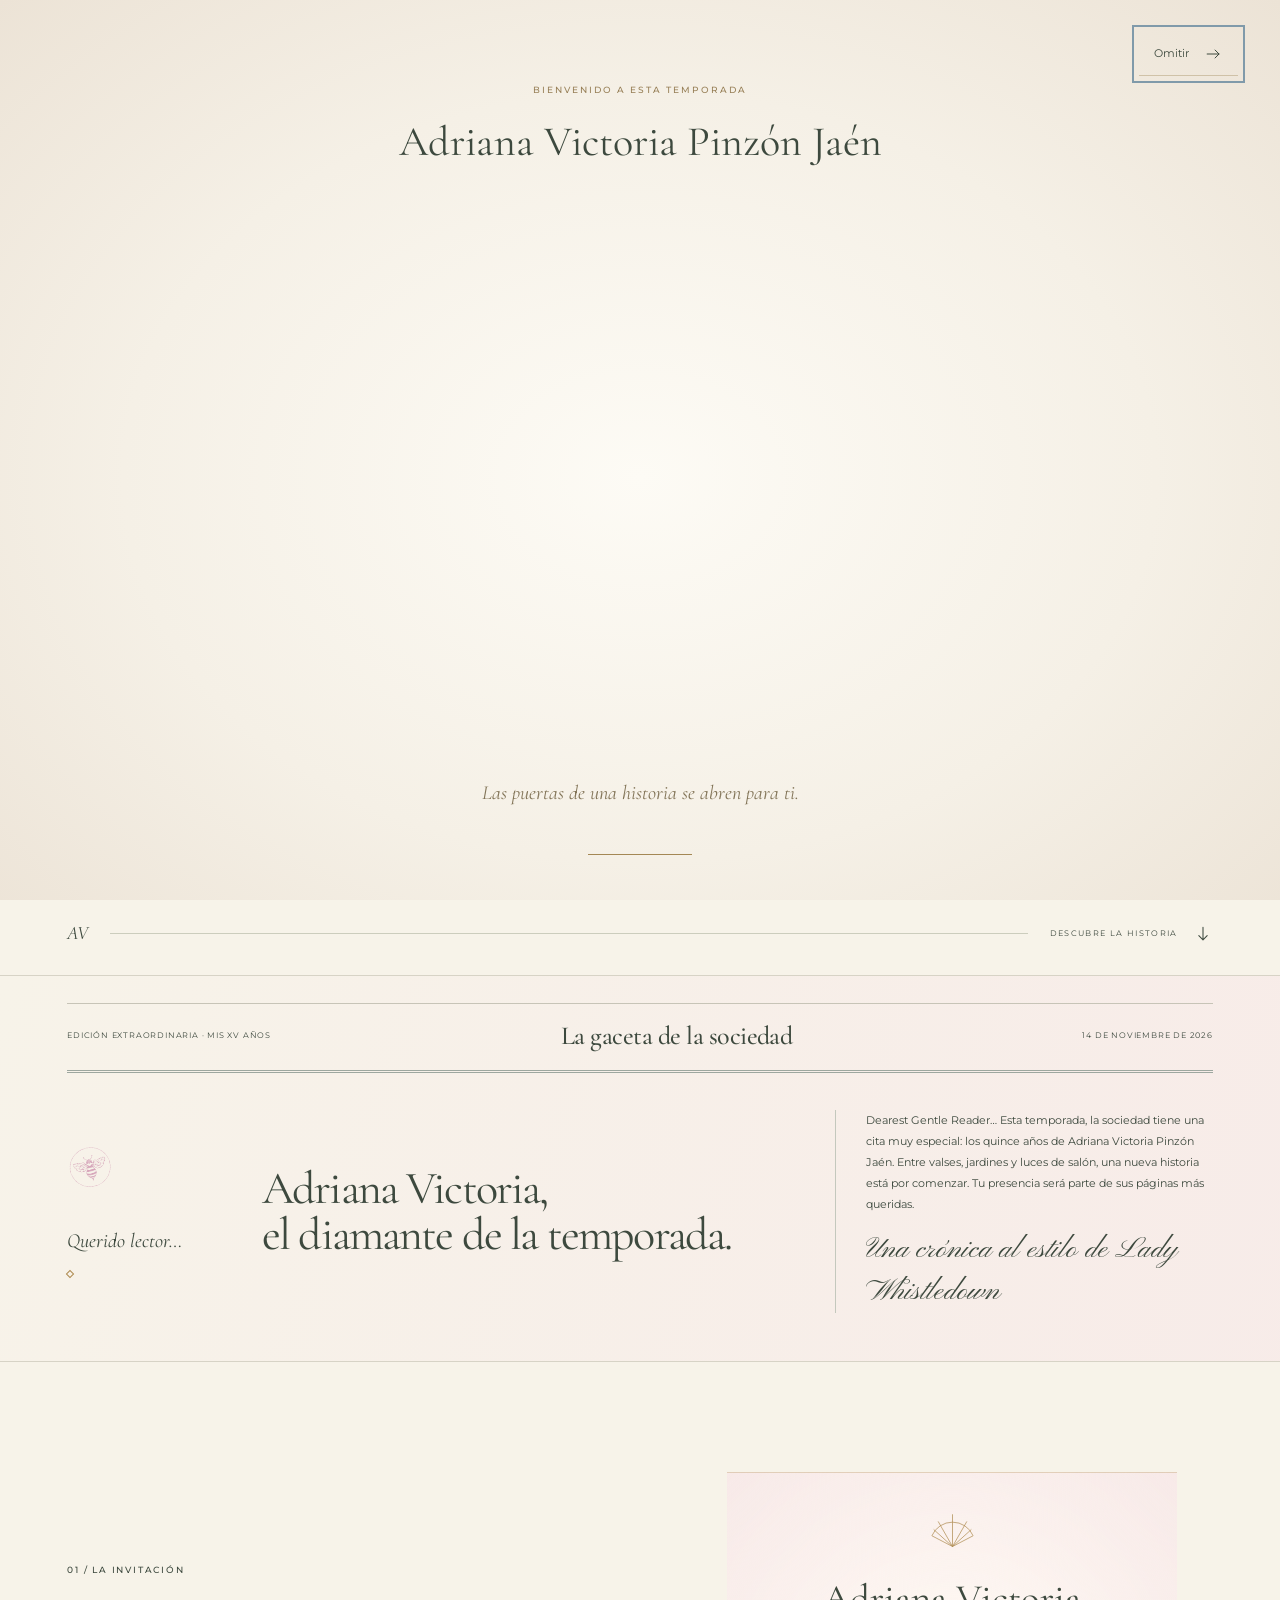
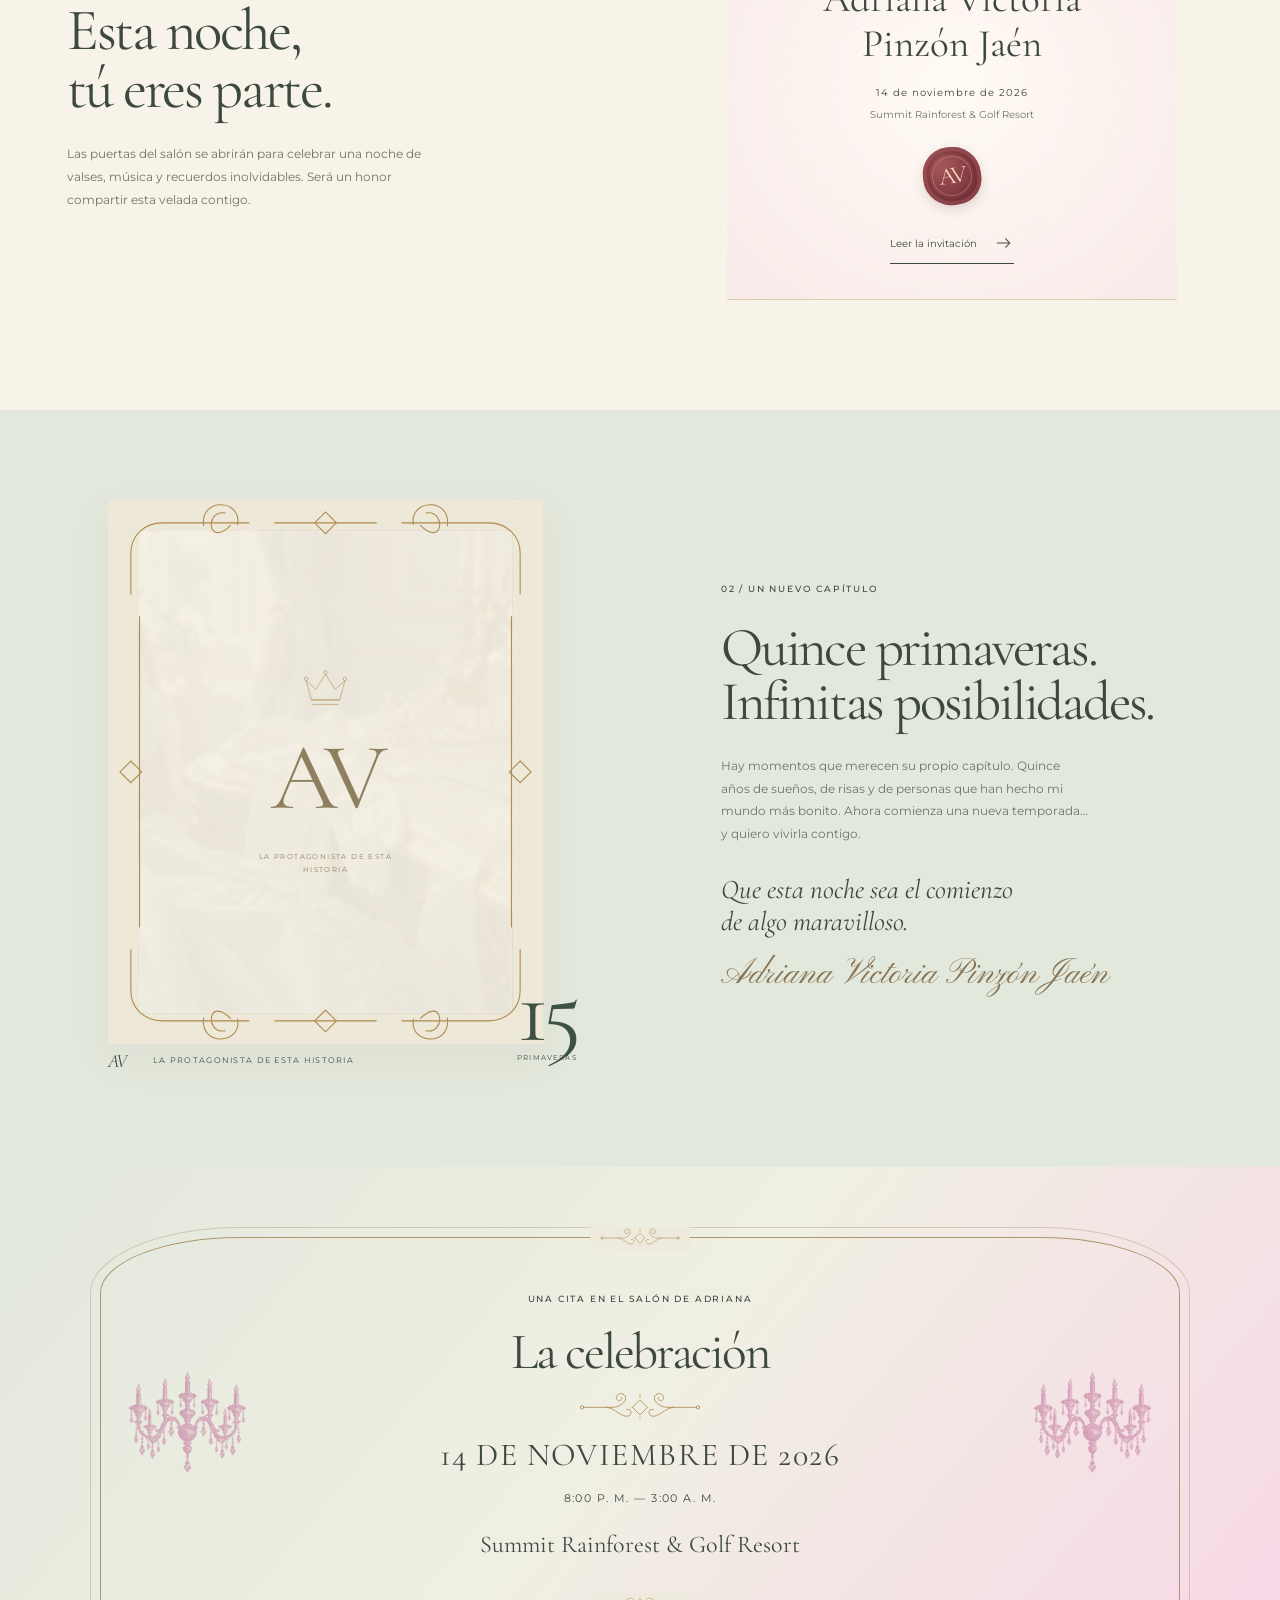
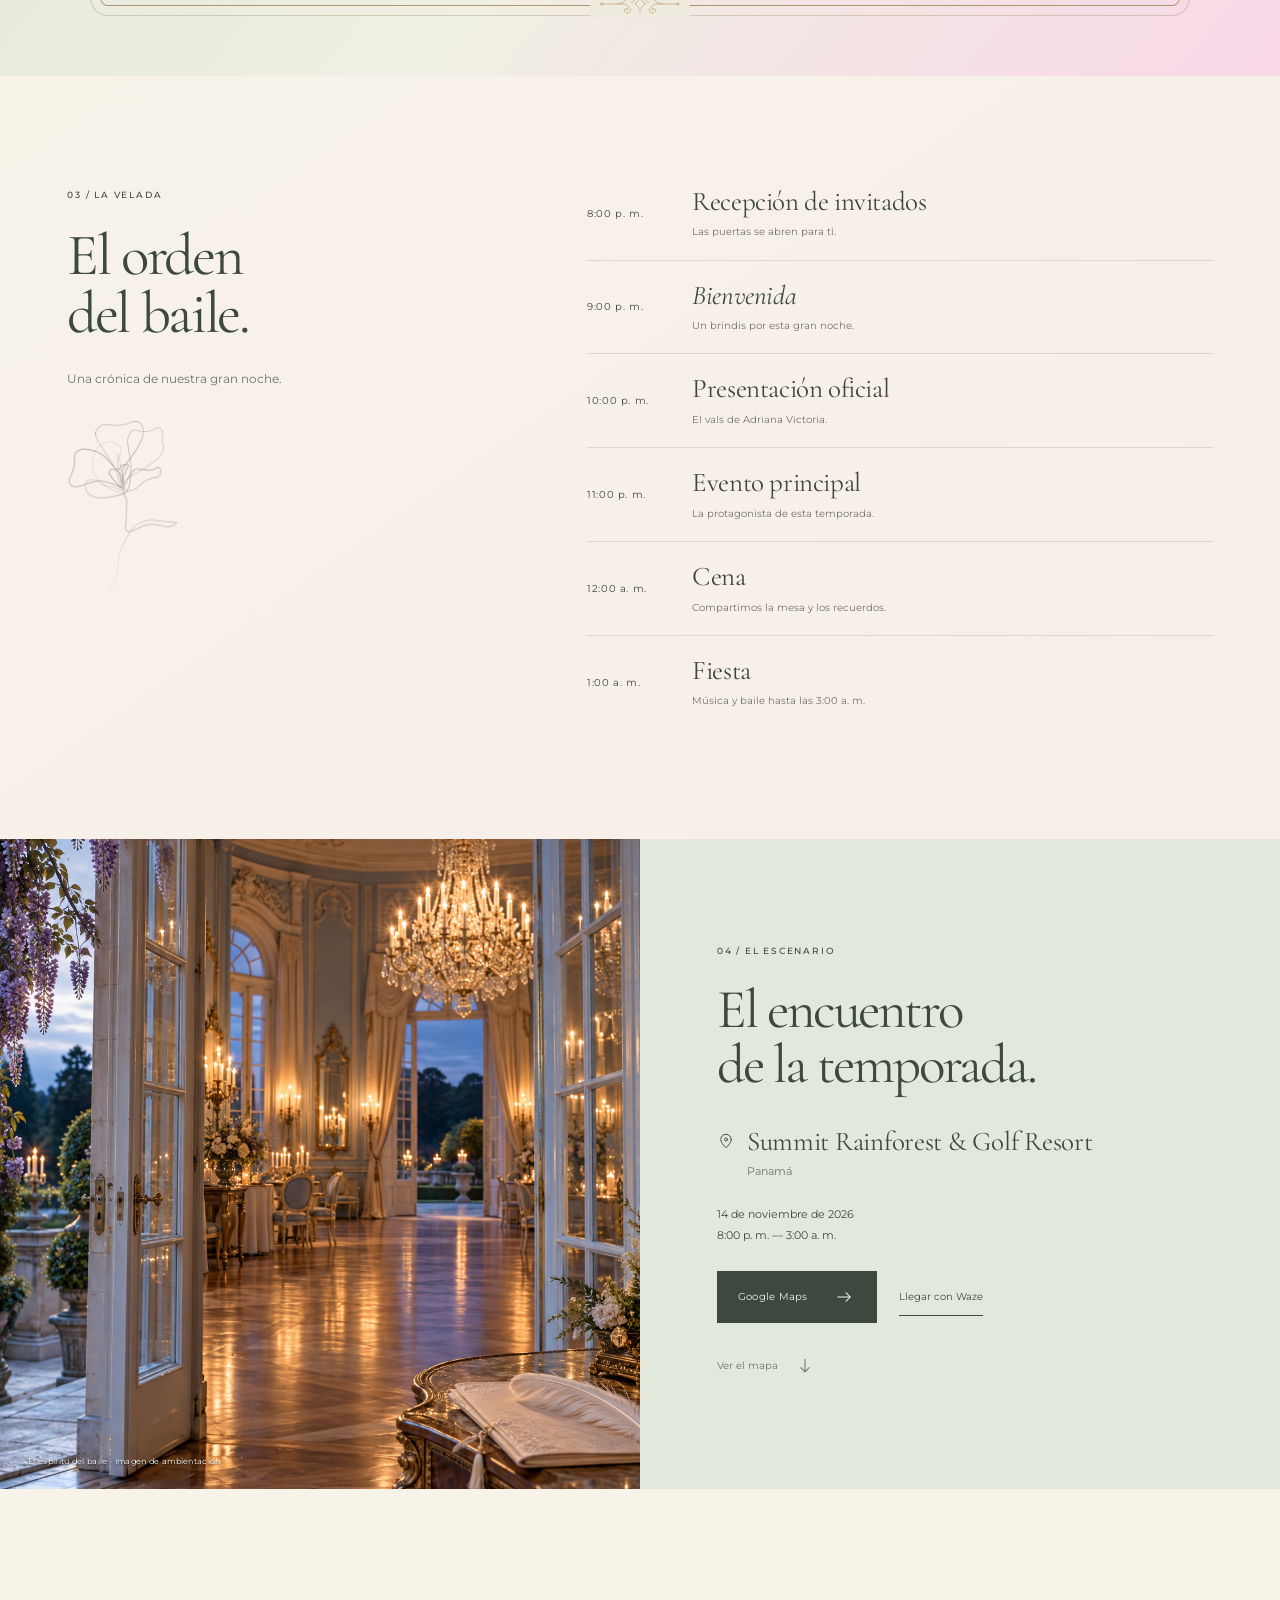
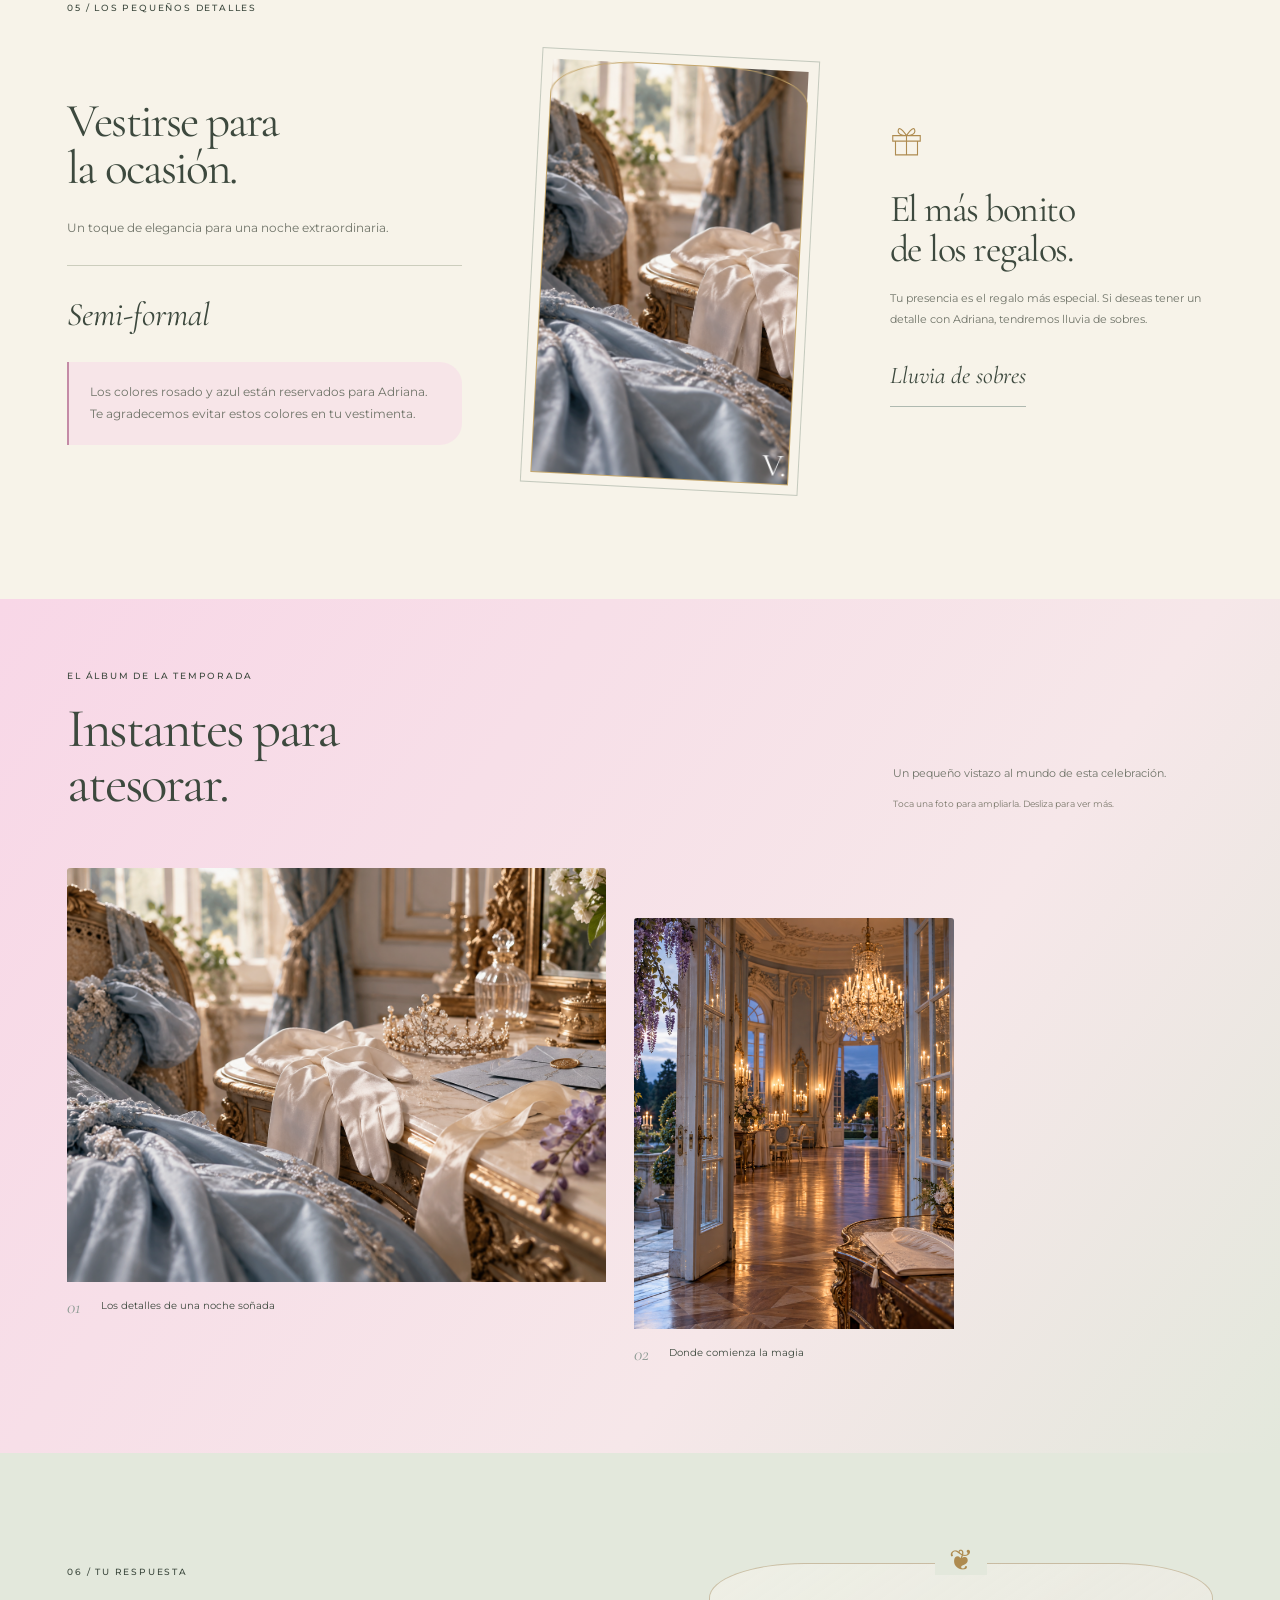
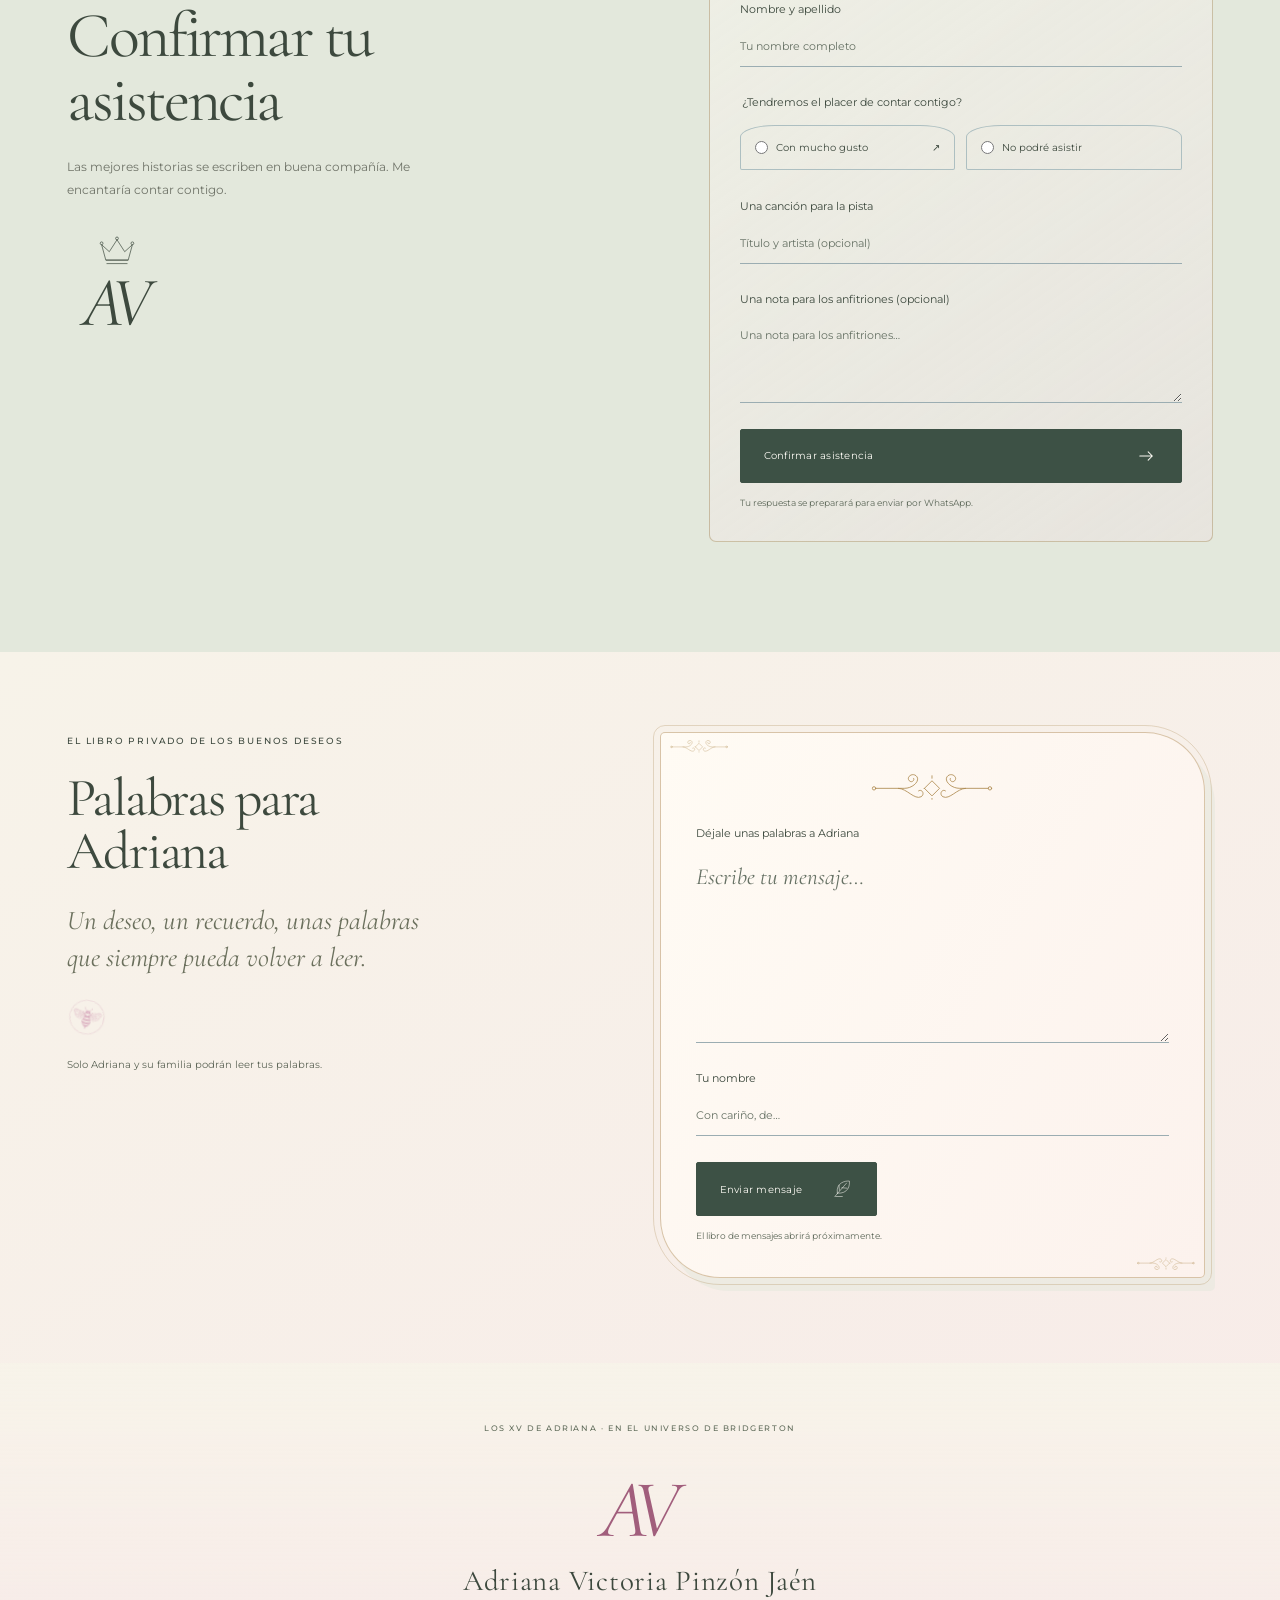
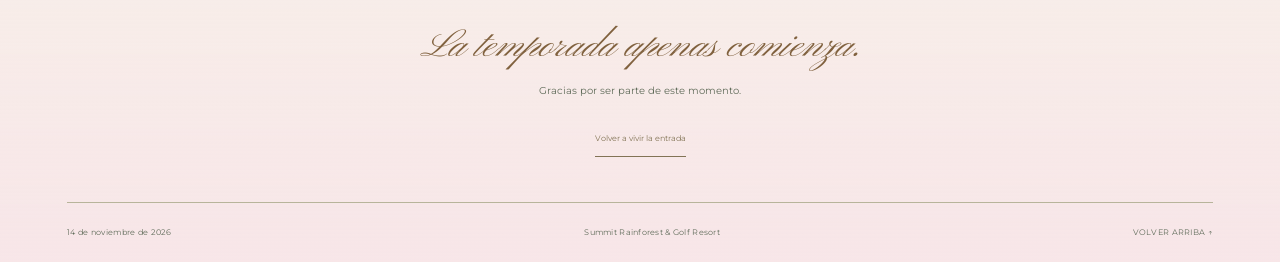
<file: index.html>
<!doctype html>
<html lang="es">
<head>
  <meta charset="utf-8">
  <meta name="viewport" content="width=device-width, initial-scale=1, viewport-fit=cover">
  <meta name="theme-color" content="#f6f3eb">
  <meta name="description" content="La Gran Noche de Adriana Victoria Pinzón Jaén. Una celebración de quince años en el universo de Bridgerton.">
  <meta property="og:title" content="La Gran Noche · Adriana Victoria Pinzón Jaén">
  <meta property="og:description" content="Una nueva temporada. Una noche irrepetible. Estás cordialmente invitado.">
  <meta property="og:type" content="website">
  <title>La Gran Noche · Adriana Victoria Pinzón Jaén</title>
  <link rel="icon" href="assets/favicon.svg" type="image/svg+xml">
  <link rel="preload" href="assets/fonts/cormorant.woff2" as="font" type="font/woff2" crossorigin>
  <link rel="stylesheet" href="estilos.css">
  <link rel="stylesheet" href="experiencia.css">
  <link rel="stylesheet" href="adriana.css">
</head>
<body>
  <a class="skip-link" href="#invitacion">Ir a la invitación</a>
  <div class="reading-progress" aria-hidden="true"><i id="readingProgress"></i></div>
  <svg class="symbol-library" aria-hidden="true" xmlns="http://www.w3.org/2000/svg">
    <symbol id="i-arrow" viewBox="0 0 24 24"><path d="M4 12h15m-5-5 5 5-5 5"/></symbol>
    <symbol id="i-down" viewBox="0 0 24 24"><path d="M12 4v15m-5-5 5 5 5-5"/></symbol>
    <symbol id="i-diamond" viewBox="0 0 30 24"><path d="m3 8 6-6h12l6 6-12 14L3 8Zm0 0h24M9 2l6 20L21 2M9 2l-2 6m14-6 2 6"/></symbol>
    <symbol id="i-petals" viewBox="0 0 60 48"><path d="M28 32C5 37 5 8 27 7c9 9 9 18 1 25Zm4 3C30 17 53 12 54 29c-3 11-13 13-22 6Z"/><path d="M16 16c-1 6 4 13 11 16m18-8c-6 0-10 5-13 11"/></symbol>
    <symbol id="i-crown" viewBox="0 0 60 48"><path d="m8 15 11 10L30 8l11 17 11-10-6 22H14L8 15Zm6 22h32m-31 5h30"/><circle cx="8" cy="13" r="2"/><circle cx="30" cy="6" r="2"/><circle cx="52" cy="13" r="2"/></symbol>
    <symbol id="i-quill" viewBox="0 0 48 48"><path d="M8 42 36 10M14 34C10 8 34 4 43 5c1 10-2 31-29 29ZM19 27l-1-12m7 6 12 1M10 42h16"/></symbol>
    <symbol id="i-fan" viewBox="0 0 60 48"><path d="M7 31a25 25 0 0 1 46 0L30 43 7 31Zm23 12V7m0 36L14 15m16 28 16-28m-16 28L9 24m21 19 21-19"/></symbol>
    <symbol id="garden-rose" viewBox="0 0 60 60"><path d="M30 7c9-9 21 2 17 11 13 0 15 18 5 24 2 12-15 17-22 10-8 9-25 2-22-10-12-5-8-23 5-24C9 8 22 0 30 7Z"/><path d="M30 17c14-5 23 11 15 22-8 12-27 6-27-6 0-13 14-17 20-7 6 10-11 16-13 5 0-4 5-6 8-3M14 19c-3 7 0 13 4 16m29-16c0 7-2 12-7 17m-10 15c0-5-5-7-11-7"/></symbol>
    <symbol id="garden-peony" viewBox="0 0 60 60"><path d="M30 10C17-1 9 9 14 21-1 13-4 29 10 35-2 47 13 58 22 47c0 17 17 17 17 0 13 13 27-2 15-12 16-6 10-21-4-16 4-13-9-19-20-9Z"/><path d="M20 18c-9 16 2 24 10 27 12-6 19-20 10-28-9 0-16 4-15 14 0 8 12 8 13 0-1-6-7-6-10-1M11 35l11 5m25-6-9 9"/></symbol>
    <symbol id="garden-sprig" viewBox="0 0 180 680"><path class="garden-stem" d="M10 674C85 523-32 415 75 280c49-61 19-165 65-269M38 549l69-42M34 474l-9-71M47 391l73-38M85 287l-12-61M106 185l43-31M108 98l-32-49"/><g class="garden-leaves"><path d="M34 472C-10 455-6 405 22 403c13 17 18 45 12 69ZM47 393c24-51 61-66 75-42-6 29-43 39-75 42ZM86 288c-37-22-39-66-11-65 13 21 11 39 11 65ZM108 185c0-45 24-58 43-29-6 21-21 28-43 29ZM39 550c4-39 41-63 69-45-14 27-33 37-69 45ZM105 99C66 87 56 59 76 46c20 11 28 29 29 53Z"/></g><use class="garden-blossom rose" href="#garden-rose" x="81" y="480" width="58" height="58"/><use class="garden-blossom peony" href="#garden-peony" x="90" y="320" width="62" height="62"/><use class="garden-blossom rose small" href="#garden-rose" x="112" y="-2" width="45" height="45"/></symbol>
    <symbol id="palace-window" viewBox="0 0 60 118"><path d="M3 115V34a27 27 0 0 1 54 0v81H3Z"/><path d="M8 110V34a22 22 0 0 1 44 0v76H8Zm22-99v99M8 47h44M8 80h44M0 117h60"/></symbol>
    <symbol id="arrival-palace" viewBox="0 0 1200 720"><g fill="none" stroke="currentColor" stroke-width="1.7"><path d="M80 604h1040M180 575h840M200 548V311l145-70 144 70m222 0 144-70 145 70v237M194 315h302m207 0h302"/><path fill="#f0e9d9" d="M205 315h290v233H205Zm500 0h290v233H705ZM475 236h250v312H475Z"/><path d="m455 240 145-85 145 85H455Zm30-13 115-66 115 66H485ZM512 193v-21h176v21M570 173v-46c0-55 60-55 60 0v46m-77-48h94m-49-52V59m-5 0h10"/><path d="M474 258h252m-252 281h252M446 548h308l24 15H422l24-15Zm-24 15h356l23 16H399l23-16Zm-23 16h402l24 16H375l24-16ZM205 334h290m210 0h290M219 338v192m24-192v192m112-192v192m24-192v192m102-280v290m26-290v290m190-290v290m26-290v290m32-198v192m24-192v192m112-192v192m24-192v192"/><use href="#palace-window" x="268" y="360" width="60" height="118"/><use href="#palace-window" x="403" y="360" width="60" height="118"/><use href="#palace-window" x="738" y="360" width="60" height="118"/><use href="#palace-window" x="873" y="360" width="60" height="118"/><use href="#palace-window" x="536" y="275" width="46" height="90"/><use href="#palace-window" x="619" y="275" width="46" height="90"/><path d="M539 548V447a61 61 0 0 1 122 0v101M528 548V447a72 72 0 0 1 144 0v101M270 292h149m360 0h149M283 292v-18m30 18v-33m64 33v-34m29 34v-19m387 19v-19m29 19v-33m64 33v-33m29 33v-19"/><path d="M155 562c-39-5-65 20-75 42m77-32c16-26 43-31 64-24m802 14c36 0 72 12 97 42m-104-31c-10-24-31-27-51-27"/><path d="M165 603c-27 10-41 30-53 61m32-30c-38-8-60 0-70 20m963-51c35 10 56 37 61 61m-30-30c32-7 55 0 65 20"/></g></symbol>
    <symbol id="i-pin" viewBox="0 0 24 24"><path d="M19 10c0 5-7 11-7 11S5 15 5 10a7 7 0 1 1 14 0Z"/><circle cx="12" cy="10" r="2"/></symbol>
    <symbol id="i-music" viewBox="0 0 24 24"><path d="M9 18V6l11-3v12M9 8l11-3"/><ellipse cx="6" cy="18" rx="3" ry="2.5"/><ellipse cx="17" cy="15" rx="3" ry="2.5"/></symbol>
    <symbol id="i-pause" viewBox="0 0 24 24"><path d="M8 5v14M16 5v14"/></symbol>
    <symbol id="i-close" viewBox="0 0 24 24"><path d="m5 5 14 14M19 5 5 19"/></symbol>
    <symbol id="i-gift" viewBox="0 0 24 24"><path d="M4 11h16v10H4zM2 7h20v4H2zm10 0v14m0-14s-7 0-6-4 6 4 6 4 5-8 6-4-6 4-6 4Z"/></symbol>
    <symbol id="i-whatsapp" viewBox="0 0 24 24"><path d="M21 11.5a9 9 0 0 1-13.5 7.8L3 21l1.5-4.7A9 9 0 1 1 21 11.5Z"/><path d="M8 7c-2 4 5 10 8 8l-2-3-2 1-2-2 1-2-3-2Z"/></symbol>
    <symbol id="i-pen" viewBox="0 0 24 24"><path d="m15 3 6 6-11 11H4v-6L15 3Zm-3 3 6 6M3 22h19"/></symbol>
  


</svg>
  <nav class="navigation" aria-label="Navegación principal">
    <a class="brand" href="#inicio" aria-label="Inicio"><span class="brand-mark" data-monogram>AV</span><span class="brand-copy"><small data-text="marca"></small><b data-value="nombreCelebracion">Adriana Victoria Pinzón Jaén</b></span></a>
    <a class="nav-bridgerton" href="#inicio" aria-label="Volver al inicio"><img src="assets/decoracion/logo-bridgerton.png" alt="Bridgerton" width="1254" height="1254"></a>
    <div class="nav-links" id="navLinks"><a href="#invitacion" data-text="navInvitacion"></a><a href="#velada" data-text="navVelada"></a><a href="#detalles" data-text="navDetalles"></a></div>
    <a class="nav-rsvp" href="#confirmar"><span data-text="navRsvp"></span><svg class="icon"><use href="#i-arrow"/></svg></a>
    <button class="menu-toggle" id="menuToggle" aria-label="Abrir menú" aria-expanded="false" aria-controls="navLinks"><i></i><i></i></button>
  </nav>
  <main>
    <div class="garden-world" id="gardenWorld" aria-hidden="true"><div class="garden-column garden-column-left"></div><div class="garden-column garden-column-right"></div><svg class="garden-branch branch-left" viewBox="0 0 180 680"><use href="#garden-sprig"/></svg><svg class="garden-branch branch-right" viewBox="0 0 180 680"><use href="#garden-sprig"/></svg><div class="garden-petals"><i></i><i></i></div><svg class="garden-butterfly" viewBox="0 0 60 48"><path d="M30 29C5-4-1 43 27 35m3-6C55-4 61 43 33 35m-6 0c-19-10-17 18 2 4m4-4c19-10 17 18-2 4M30 27v14m-1-15-3-6m5 6 3-6"/></svg></div>
    <dialog class="arrival" id="arrivalDialog" aria-label="La entrada al palacio" aria-describedby="arrivalStatus"><button type="button" class="arrival-skip" id="skipArrival"><span data-text="entradaOmitir">Omitir</span><svg class="icon" aria-hidden="true"><use href="#i-arrow"/></svg></button><div class="arrival-heading"><p class="eyebrow" data-text="entradaEtiqueta"></p><p data-value="nombreCompleto">Adriana Victoria Pinzón Jaén</p></div><div class="arrival-stage"><div class="palace-illustration" aria-hidden="true"><svg viewBox="0 0 1200 720"><use href="#arrival-palace"/></svg><div class="palace-chamber"><div class="arrival-door door-left"></div><div class="arrival-door door-right"></div></div></div><div class="arrival-envelope" aria-hidden="true"><div class="arrival-paper"><svg class="arrival-paper-crown" viewBox="0 0 60 48"><use href="#i-crown"/></svg><p class="arrival-script" data-text="entradaCarta">Dearest Gentle Reader...</p><div class="arrival-ink"><svg viewBox="0 0 48 48"><use href="#i-quill"/></svg></div><span class="arrival-paper-rule"></span><p class="arrival-signature" data-text="entradaFirma">Lady Whistledown</p></div><div class="arrival-envelope-back"></div><div class="arrival-envelope-flap"></div><div class="arrival-envelope-front"></div><div class="arrival-wax"><span data-monogram>AV</span></div></div></div><p class="arrival-caption" id="arrivalStatus" role="status" data-text="entradaPalacio"></p><div class="arrival-progress" aria-hidden="true"><i></i></div></dialog>
    <section class="hero" id="inicio" aria-labelledby="heroTitle">
      <div class="hero-topline"><span data-text="temporada"></span><span class="theme-tag" data-text="tema"></span></div>
      <div class="hero-composition">
        <div class="hero-copy"><p class="eyebrow hero-eyebrow"><img class="bee-detail hero-bee" src="assets/decoracion/abeja.png" alt="" width="1316" height="1195"><span data-text="heroEtiqueta"></span></p><h1 id="heroTitle" class="ink-write" tabindex="-1"><span data-text="heroLinea1">La Gran</span><em data-text="heroLinea2">Noche</em></h1><div class="hero-ink-trace" aria-hidden="true"><svg viewBox="0 0 360 24"><path d="M2 13C50 11 66 8 110 14S187 16 220 11s78 0 136-4"/></svg><svg class="writing-quill" viewBox="0 0 48 48"><use href="#i-quill"/></svg></div><p class="hero-subtitle" data-text="heroSubtitulo"></p><p class="hero-name" data-value="nombreCelebracion">Adriana Victoria Pinzón Jaén</p><p class="hero-family">Pinzón Jaén</p><p class="hero-intro" data-text="heroFrase"></p><div class="hero-meta"><div><span class="meta-label" data-text="cuando"></span><p data-value="fechaTexto"></p><small data-value="horaTexto"></small></div><div><span class="meta-label" data-text="donde"></span><p data-value="lugar.nombre"></p><small data-value="lugar.salon"></small></div></div><a class="button button-ink" href="#invitacion"><span data-text="heroBoton"></span><svg class="icon"><use href="#i-arrow"/></svg></a><p class="personal-greeting" id="personalGreeting" hidden></p></div>
        <figure class="hero-figure" id="heroCarousel" role="region" aria-roledescription="carrusel" aria-label="Fotografías de portada"><div class="hero-carousel" id="heroSlides" aria-live="off"><div class="hero-slide is-active"><img id="heroImage" src="assets/salon-regency.png" alt="Salón Regency iluminado por velas" fetchpriority="high" width="1122" height="1402"></div></div><span class="photo-index" id="heroPhotoIndex" aria-hidden="true">I.</span><div class="hero-carousel-controls" id="heroCarouselControls" hidden><div class="hero-carousel-dots" id="heroDots" role="group" aria-label="Elegir fotografía de portada"></div><button class="hero-carousel-pause" id="heroCarouselPause" type="button" aria-label="Pausar carrusel" aria-controls="heroSlides"><svg class="icon" aria-hidden="true"><use href="#i-pause"/></svg></button></div><div class="debut-seal"><svg><use href="#i-diamond"/></svg><span data-text="heroSello"></span><i data-value="edad">15</i></div><figcaption><span data-text="heroFotoPie"></span><b>XV</b></figcaption></figure><div class="hero-side" aria-hidden="true" data-text="heroPie"></div>
      </div><div class="hero-bottom"><span data-value="iniciales">AV</span><span class="hero-bottom-line"></span><a href="#gaceta" aria-label="Descubrir la historia"><span data-text="descubrir"></span><svg class="icon"><use href="#i-down"/></svg></a></div>
    </section>
    <section class="gazette paper" id="gaceta" aria-labelledby="gazetteTitle"><div class="gazette-masthead"><span data-text="gacetaEdicion"></span><b data-text="gacetaMarca"></b><span data-value="fechaTexto"></span></div><div class="gazette-body reveal"><div class="gazette-side"><img class="bee-detail gazette-bee" src="assets/decoracion/abeja.png" alt="" loading="lazy" width="1316" height="1195"><p data-text="gacetaSaludo"></p><span class="tiny-diamond"></span></div><h2 id="gazetteTitle" data-text="gacetaTitulo"></h2><div class="gazette-column"><p data-value="gaceta"></p><span class="handwritten" data-text="gacetaFirma"></span></div></div></section>
    <section class="invitation section-pad" id="invitacion" aria-labelledby="invitationTitle"><div class="section-heading reveal"><p class="eyebrow" data-text="cartaEtiqueta"></p><h2 id="invitationTitle" data-text="cartaTitulo"></h2><p class="section-description" data-value="fraseIntro"></p></div><div class="invitation-keepsake reveal" id="envelope"><svg class="keepsake-fan" aria-hidden="true"><use href="#i-fan"/></svg><p class="keepsake-name" data-value="nombreCompleto"></p><p class="keepsake-date" data-value="fechaTexto"></p><p class="keepsake-place"><span data-value="lugar.nombre"></span></p><button class="keepsake-seal" id="openLetter" aria-label="Leer la invitación" aria-haspopup="dialog"><span data-monogram>AV</span></button><button class="text-link" id="openLetterText"><span data-text="cartaAbrir"></span><svg class="icon" aria-hidden="true"><use href="#i-arrow"/></svg></button></div></section>
    <section class="story section-pad" id="historia" aria-labelledby="storyTitle"><figure class="story-photo portrait-figure reveal"><div class="portrait-frame" id="portraitFrame"><img id="storyImage" src="assets/detalles-del-baile.png" alt="Detalles de ambientación de la celebración" loading="lazy" width="1536" height="1024"><div class="portrait-placeholder" id="portraitPlaceholder"><svg aria-hidden="true"><use href="#i-crown"/></svg><span data-monogram>AV</span><small data-text="retratoEtiqueta"></small></div><svg class="portrait-ornament" viewBox="0 0 400 500" preserveAspectRatio="none" aria-hidden="true"><path d="M21 87V49c0-16 12-28 29-28h80m-42 3c-4-27 36-25 31-1m-6 0c-22 22-24-15-5-11M270 21h80c17 0 29 12 29 28v38m-67-63c4-27-36-25-31-1m6 0c22 22 24-15 5-11M21 413v38c0 16 12 28 29 28h80m-42-3c-4 27 36 25 31 1m-6 0c-22-22-24 15-5 11M270 479h80c17 0 29-12 29-28v-38m-67 63c4 27-36 25-31 1m6 0c22-22 24 15 5 11M29 107v286m342-286v286M153 21h94m-94 458h94"/><path d="m190 21 10-10 10 10-10 10-10-10Zm0 458 10-10 10 10-10 10-10-10ZM21 240l10 10-10 10-10-10 10-10Zm358 0 10 10-10 10-10-10 10-10Z"/></svg></div><figcaption><span data-value="iniciales"></span><span data-text="retratoEtiqueta"></span></figcaption><div class="story-age" aria-hidden="true"><span data-value="edad">15</span><small data-text="primaveras"></small></div></figure><div class="story-copy reveal"><p class="eyebrow" data-text="historiaEtiqueta"></p><h2 id="storyTitle" data-text="historiaTitulo"></h2><p class="section-description" data-value="historia"></p><blockquote data-text="historiaCita"></blockquote><p class="story-signature" data-value="nombreCompleto"></p></div></section>
    <section class="celebration section-pad" id="celebracion" aria-labelledby="celebrationTitle"><div class="celebration-frame reveal"><img class="celebration-candle candle-left" src="assets/decoracion/candelabro.png" alt="" loading="lazy" width="1374" height="1145"><img class="celebration-candle candle-right" src="assets/decoracion/candelabro.png" alt="" loading="lazy" width="1374" height="1145"><p class="eyebrow">UNA CITA EN EL SALÓN DE ADRIANA</p><h2 id="celebrationTitle">La celebración</h2><span class="ornamental-divider" aria-hidden="true">❦</span><time class="celebration-date" datetime="2026-11-14">14 DE NOVIEMBRE DE 2026</time><p class="celebration-time">8:00 P. M. — 3:00 A. M.</p><p class="celebration-venue" data-value="lugar.nombre"></p></div></section>
    <section class="evening section-pad" id="velada" aria-labelledby="eveningTitle"><div class="section-heading reveal"><p class="eyebrow" data-text="veladaEtiqueta"></p><h2 id="eveningTitle" data-text="veladaTitulo"></h2><p class="section-description" data-text="veladaSubtitulo"></p><img class="evening-flower" src="assets/decoracion/flor.png" alt="" loading="lazy" width="509" height="800"></div><ol class="timeline reveal" id="timeline"></ol></section>
    <section class="venue" id="lugar" aria-labelledby="venueTitle"><figure class="venue-photo"><img id="venueImage" src="assets/salon-regency.png" alt="Escenario de inspiración Bridgerton" loading="lazy" width="1122" height="1402"><figcaption data-value="lugar.notaImagen"></figcaption></figure><div class="venue-copy reveal"><p class="eyebrow" data-text="lugarEtiqueta"></p><h2 id="venueTitle" data-text="lugarTitulo"></h2><div class="venue-address"><svg class="icon"><use href="#i-pin"/></svg><div><h3 data-value="lugar.nombre"></h3><p data-value="lugar.salon"></p><p data-value="lugar.direccion"></p></div></div><p class="venue-date"><span data-value="fechaTexto"></span><br><span data-value="horaTexto"></span></p><div class="venue-links"><a class="button button-ink" id="mapsLink" target="_blank" rel="noopener noreferrer"><span data-text="maps"></span><svg class="icon"><use href="#i-arrow"/></svg></a><a class="text-link" id="wazeLink" target="_blank" rel="noopener noreferrer" data-text="waze"></a></div><button class="map-toggle text-link" id="mapToggle" aria-expanded="false" aria-controls="mapContainer"><span data-text="mapa"></span><svg class="icon"><use href="#i-down"/></svg></button><div id="mapContainer" hidden></div></div></section>
    <section class="details section-pad" id="detalles" aria-labelledby="detailsTitle"><p class="eyebrow reveal" data-text="detallesEtiqueta"></p><div class="details-grid"><div class="dress-copy reveal"><h2 id="detailsTitle" data-text="vestimentaTitulo"></h2><p class="section-description" data-text="vestimentaIntro"></p><p class="dress-code" data-value="vestimenta.titulo"></p><dl class="dress-people" hidden><div><dt data-text="damas"></dt><dd data-value="vestimenta.damas"></dd></div><div><dt data-text="caballeros"></dt><dd data-value="vestimenta.caballeros"></dd></div></dl><p class="dress-note" id="dressNote" hidden></p></div><figure class="dress-photo reveal"><img id="dressImage" src="assets/detalles-del-baile.png" alt="Moda de una noche de baile" loading="lazy" width="1536" height="1024"><span aria-hidden="true">V.</span></figure><div class="gift-copy reveal"><svg class="gift-icon" aria-hidden="true"><use href="#i-gift"/></svg><h3 data-text="regalosTitulo"></h3><p data-value="regalos.mensaje"></p><p class="gift-envelopes" id="giftEnvelopes" data-text="regalosSobres"></p><div id="bankDetails" hidden></div><div id="giftStores"></div></div></div></section>
    <section class="gallery-section" id="galeria" aria-labelledby="galleryTitle"><div class="gallery-header section-pad"><div class="reveal"><p class="eyebrow" data-text="galeriaEtiqueta"></p><h2 id="galleryTitle" data-text="galeriaTitulo"></h2></div><div class="gallery-intro"><p data-text="galeriaSubtitulo"></p><p class="gallery-help" data-text="galeriaAyuda"></p><div class="gallery-controls" id="galleryControls"><button id="galleryPrev" aria-label="Foto anterior" title="Ver la fotografía anterior"><i aria-hidden="true">←</i><span data-text="galeriaAnterior">Foto anterior</span></button><span id="galleryCounter">01 / 02</span><button id="galleryNext" aria-label="Siguiente foto" title="Ver la siguiente fotografía"><span data-text="galeriaSiguiente">Siguiente foto</span><i aria-hidden="true">→</i></button></div></div></div><div class="gallery-track" id="galleryTrack"></div></section>
    <section class="rsvp section-pad" id="confirmar" aria-labelledby="rsvpTitle"><div class="rsvp-intro reveal"><p class="eyebrow" data-text="rsvpEtiqueta"></p><h2 id="rsvpTitle" data-value="rsvp.titulo"></h2><p class="section-description" data-value="rsvp.subtitulo"></p><div class="rsvp-monogram"><svg aria-hidden="true"><use href="#i-crown"/></svg><span data-monogram>AV</span></div><p class="rsvp-deadline" id="deadline"></p><div class="reserved-seats" id="reservedSeats" hidden><b id="seatNumber"></b><span data-text="puestos"></span></div></div><div class="rsvp-form-wrap reveal"><form id="rsvpForm" novalidate><div class="field"><label for="guestName" data-value="rsvp.etiquetaNombre"></label><input id="guestName" name="nombre" autocomplete="name" maxlength="120" required aria-describedby="nameError"><p class="field-error" id="nameError" hidden></p></div><div id="companions"></div><fieldset class="attendance"><legend data-value="rsvp.etiquetaAsistencia"></legend><div class="attendance-options"><label><input type="radio" name="asiste" value="si" required><span data-value="rsvp.opcionSi"></span><i>↗</i></label><label><input type="radio" name="asiste" value="no"><span data-value="rsvp.opcionNo"></span></label></div><p class="field-error" id="attendanceError" hidden></p></fieldset><div class="field"><label for="guestSong" data-value="rsvp.etiquetaCancion"></label><input id="guestSong" name="cancion" maxlength="200"></div><div class="field"><label for="guestMessage" data-value="rsvp.etiquetaMensaje"></label><textarea id="guestMessage" name="mensaje" rows="3" maxlength="2000"></textarea></div><button class="button button-ink submit-button" type="submit" id="submitRsvp"><span data-value="rsvp.boton"></span><svg class="icon"><use href="#i-arrow"/></svg></button><p class="form-note" id="formNote">Tu respuesta se preparará para enviar por WhatsApp.</p><p class="field-error" id="submitError" role="alert" hidden></p></form><div class="response-card" id="responseCard" hidden><div class="acceptance-seal" id="acceptedSeal" hidden><span data-text="selloAceptado">Accepted</span><small data-value="iniciales">AV</small></div><p class="eyebrow" id="responseEyebrow"></p><h3 id="responseTitle"></h3><p id="responseGuest"></p><div id="passQr" class="pass-qr" hidden></div><p class="pass-code" id="passCode" hidden></p><p id="responseStatus"></p><a class="button button-ink" id="whatsappLink" target="_blank" rel="noopener noreferrer"><svg class="icon"><use href="#i-whatsapp"/></svg><span data-text="whatsappBoton"></span></a><p class="form-note" id="whatsappNote" data-text="whatsappNota"></p><button class="text-link" type="button" id="editResponse" data-text="corregir"></button></div></div></section>
    <section class="message-book section-pad" id="palabras" aria-labelledby="messagesTitle"><div class="message-book-heading reveal"><p class="eyebrow" data-text="muroEtiqueta"></p><h2 id="messagesTitle" data-text="muroTitulo"></h2><p class="message-invitation" data-text="muroVacio"></p><img class="bee-detail message-bee" src="assets/decoracion/abeja.png" alt="" loading="lazy" width="1316" height="1195"><p class="message-privacy">Solo Adriana y su familia podrán leer tus palabras.</p></div><div class="private-letter reveal"><div class="letter-ornament" aria-hidden="true">❦</div><form id="privateMessageForm" novalidate><div class="field"><label for="messageText">Déjale unas palabras a Adriana</label><textarea id="messageText" name="mensaje" rows="5" maxlength="2000" placeholder="Escribe tu mensaje…" required aria-describedby="messageTextError"></textarea><p class="field-error" id="messageTextError" hidden>Escribe un mensaje de al menos 2 caracteres.</p></div><div class="field"><label for="messageName">Tu nombre</label><input id="messageName" name="nombre" autocomplete="name" maxlength="120" placeholder="Con cariño, de…" required aria-describedby="messageNameError"><p class="field-error" id="messageNameError" hidden>Escribe tu nombre (al menos 2 caracteres).</p></div><button class="button button-ink" type="submit" id="sendMessage"><span>Enviar mensaje</span><svg class="icon" aria-hidden="true"><use href="#i-quill"/></svg></button><p class="form-note" id="messageAvailability"></p><p class="field-error" id="messageSendError" role="alert" hidden></p></form><div class="message-success" id="messageSuccess" role="status" hidden><div class="message-wax" aria-hidden="true">AV</div><h3>Tus palabras han sido guardadas para Adriana.</h3><p>Gracias por escribir una página de su historia.</p></div></div></section>
  </main>
  <footer class="footer" id="final"><div class="footer-petals" aria-hidden="true"><i></i><i></i><i></i></div><p class="eyebrow" data-text="footerTema"></p><div class="footer-monogram" data-monogram>AV</div><p class="footer-name" data-value="nombreCompleto"></p><p class="footer-farewell" data-text="despedida"></p><p class="footer-thanks" data-text="gracias"></p><button class="replay-entry text-link" type="button" id="replayArrival" data-text="entradaRepetir"></button><div class="footer-bottom"><span data-value="fechaTexto"></span><span data-value="lugar.nombre"></span><a href="#inicio" aria-label="Volver al inicio" data-text="volverArriba"></a></div></footer>
  <button class="music-toggle" id="musicToggle" aria-label="Escuchar la velada" aria-pressed="false"><svg class="icon"><use href="#i-music"/></svg><span data-text="musica"></span><i></i></button><audio id="eventAudio" src="Audio.mp3" loop preload="auto"></audio><div id="youtubeAudio" class="youtube-player" hidden></div>
  <div class="toast" id="toast" role="status" aria-live="polite"></div>
  <dialog class="letter-dialog" id="letterDialog" aria-labelledby="letterTitle"><button class="dialog-close" id="closeLetter" aria-label="Cerrar la carta"><svg class="icon"><use href="#i-close"/></svg></button><div class="letter-paper"><svg class="letter-petals petal-emblem" aria-hidden="true"><use href="#i-petals"/></svg><p class="eyebrow" data-text="cartaSello"></p><h2 id="letterTitle" data-value="nombreCompleto"></h2><div class="letter-text" id="letterText"></div><p class="letter-date"><span data-value="fechaTexto"></span><br><span data-value="horaTexto"></span></p><p class="letter-signoff" data-text="cartaFirma"></p><p class="letter-signature" data-value="nombre"></p><button class="text-link" id="letterRsvp"><span data-text="navRsvp"></span><svg class="icon"><use href="#i-arrow"/></svg></button></div></dialog>
  <dialog class="lightbox" id="lightbox" aria-label="Fotografía ampliada"><button class="dialog-close" id="closeLightbox" aria-label="Cerrar fotografía"><svg class="icon"><use href="#i-close"/></svg></button><button class="lightbox-prev" id="lightboxPrev" aria-label="Foto anterior">←</button><figure><img id="lightboxImage" alt=""><figcaption id="lightboxCaption"></figcaption></figure><button class="lightbox-next" id="lightboxNext" aria-label="Foto siguiente">→</button></dialog>
  <script src="configuracion.js"></script><script src="datos.js"></script><script src="servicios.js"></script><script src="qrcode.js"></script><script src="app.js"></script><script src="experiencia.js"></script>
</body>
</html>
</file>
<file: estilos.css>
@font-face{font-family:Cormorant;src:url('assets/fonts/cormorant.woff2') format('woff2');font-weight:300 700;font-style:normal;font-display:swap}
@font-face{font-family:Cormorant;src:url('assets/fonts/cormorant-italic.woff2') format('woff2');font-weight:300 700;font-style:italic;font-display:swap}
@font-face{font-family:Montserrat;src:url('assets/fonts/montserrat.woff2') format('woff2');font-weight:300 800;font-style:normal;font-display:swap}
:root{--paper:#f6f3eb;--ink:#243e48;--muted:#647071;--blue:#d9e4e5;--night:#223d48;--rose:#ede2dd;--sage:#e4e7df;--line:#c9ccc2;--gold:#b09564;--serif:Cormorant,Georgia,serif;--sans:Montserrat,Arial,sans-serif;--gutter:clamp(24px,5.25vw,92px)}
*,*::before,*::after{box-sizing:border-box}
html{scroll-behavior:smooth;scroll-padding-top:96px}
body{margin:0;background:var(--paper);color:var(--ink);font-family:var(--sans);font-size:13px;line-height:1.7;overflow-x:clip}
body::before{content:'';position:fixed;inset:0;pointer-events:none;z-index:60;opacity:.045;background-image:url("data:image/svg+xml,%3Csvg viewBox='0 0 180 180' xmlns='http://www.w3.org/2000/svg'%3E%3Cfilter id='n'%3E%3CfeTurbulence type='fractalNoise' baseFrequency='.85' numOctaves='3' stitchTiles='stitch'/%3E%3C/filter%3E%3Cpath fill='%23000' opacity='.7' filter='url(%23n)' d='M0 0h180v180H0z'/%3E%3C/svg%3E")}
::selection{background:#cadcde;color:var(--ink)}
a{color:inherit;text-decoration:none}
button,input,textarea,select{font:inherit;color:inherit}
button,a,input,textarea{ -webkit-tap-highlight-color:transparent}
button{cursor:pointer}
button{border:0;background:none}
button:disabled{cursor:default;opacity:.4}
input,textarea{min-width:0}
img{display:block;width:100%;height:auto}
figure,p,h1,h2,h3,h4,blockquote{margin:0}
h1,h2,h3{font-family:var(--serif);font-weight:400;line-height:.99;letter-spacing:-.04em;text-wrap:balance;overflow-wrap:break-word}
h2{font-size:clamp(42px,4.6vw,72px);white-space:pre-line}
h3{font-size:38px;white-space:pre-line}
[data-text],[data-value]{white-space:pre-line}
.button span,.eyebrow [data-text],.brand-copy [data-text],.hero-topline [data-text]{white-space:normal}
[hidden]{display:none!important}
:focus-visible{outline:2px solid #809aaa;outline-offset:5px}
.icon{width:20px;height:20px;flex-shrink:0;stroke:currentColor;fill:none;stroke-width:1.25;stroke-linecap:round;stroke-linejoin:round}
.symbol-library{position:absolute;width:0;height:0;overflow:hidden}
.bee{width:65px;height:52px;fill:none;stroke:currentColor;stroke-width:.85}
.skip-link{position:fixed;left:16px;top:12px;padding:10px 18px;background:var(--night);color:white;z-index:100;transform:translateY(-150%)}
.skip-link:focus{transform:none}
.reading-progress{position:fixed;top:0;left:0;right:0;z-index:80;height:2px}
.reading-progress i{display:block;height:100%;width:0;background:var(--gold)}
.navigation{height:88px;padding:0 var(--gutter);display:flex;align-items:center;gap:30px;border-bottom:1px solid var(--line);position:relative;z-index:30;background:var(--paper)}
.brand{display:flex;align-items:center;gap:14px;margin-right:auto;flex-shrink:0}
.brand-mark{font-family:var(--serif);font-size:29px;letter-spacing:-.15em;border:1px solid #96a7a7;border-radius:50%;width:46px;height:46px;display:grid;place-content:center;padding-right:5px}
.brand-copy{display:flex;flex-direction:column;line-height:1.4}
.brand-copy small{font-size:9px;letter-spacing:.15em;text-transform:uppercase}
.brand-copy b{font-family:var(--serif);font-size:23px;font-weight:500;letter-spacing:-.02em}
.nav-links{display:flex;gap:32px;font-size:11px}
.nav-links a{position:relative;padding:10px 0}
.nav-links a::after{content:'';position:absolute;bottom:4px;left:0;width:100%;height:1px;background:var(--ink);transform:scaleX(0);transform-origin:left;transition:transform .3s}
.nav-links a:hover::after{transform:scaleX(1)}
.nav-rsvp{margin-left:12px;display:flex;gap:23px;align-items:center;border:1px solid #9aabaa;padding:10px 17px;font-size:10px;transition:background .25s}
.nav-rsvp:hover{background:var(--blue)}
.menu-toggle{display:none;width:40px;height:40px;align-items:center;justify-content:center;gap:6px;flex-direction:column}
.menu-toggle i{width:22px;height:1px;background:var(--ink);transition:transform .25s}
.hero{padding:26px var(--gutter) 0;max-width:1800px;margin:0 auto}
.hero-topline{display:flex;justify-content:space-between;align-items:center;gap:16px;font-size:9px;text-transform:uppercase;letter-spacing:.15em}
.theme-tag{font-size:9px;display:flex;align-items:center;gap:10px}
.theme-tag::before{content:'';height:5px;width:5px;transform:rotate(45deg);background:var(--gold)}
.hero-composition{position:relative;display:grid;grid-template-columns:1.22fr 1fr;gap:6.7%;align-items:center;padding:36px 20px 36px 0}
.hero-copy{position:relative;z-index:2;padding:24px 0 30px}
.eyebrow{font-size:9px;font-weight:500;letter-spacing:.2em;text-transform:uppercase;line-height:1.9}
.hero-eyebrow{display:flex;align-items:center;gap:12px;margin-bottom:26px}
.tiny-diamond{display:inline-block;height:6px;width:6px;transform:rotate(45deg);border:1px solid var(--gold);flex-shrink:0}
.hero h1{font-size:clamp(68px,7.15vw,113px);letter-spacing:-.052em;line-height:.91;position:relative;margin:0 -100px 24px 0;max-width:calc(100% + 100px)}
.hero h1 span,.hero h1 em{display:block}
.hero h1 em{font-weight:400;letter-spacing:-.052em}
.hero-name{font-family:var(--serif);font-size:clamp(26px,2.9vw,40px);letter-spacing:.015em;margin-bottom:7px}
.hero-intro{font-size:11px;color:var(--muted);margin-bottom:28px}
.hero-meta{display:flex;gap:34px;margin-bottom:27px;padding-top:20px;border-top:1px solid var(--line);max-width:440px}
.meta-label{font-size:8px;letter-spacing:.2em;display:block;margin-bottom:7px}
.hero-meta p{font-size:11px;line-height:1.6}
.hero-meta small{font-size:10px;color:var(--muted)}
.button{display:inline-flex;align-items:center;justify-content:space-between;gap:28px;padding:16px 23px;min-height:52px;font-size:10px;letter-spacing:.025em;transition:background .3s,transform .3s;border:1px solid transparent}
.button .icon{width:23px}
.button-ink{background:var(--ink);color:var(--paper)}
.button-ink:hover{background:#365562;transform:translateY(-2px)}
.hero-figure{position:relative;max-width:535px;margin-left:auto;width:100%;padding-bottom:29px}
.hero-figure::before{content:'';position:absolute;inset:11px -12px 38px 12px;border:1px solid #b9c4bd;z-index:-1}
.hero-carousel{position:relative;width:100%;aspect-ratio:4/4.6;max-height:560px;overflow:hidden;background:#d5dfdb;animation:photoEnter 1.1s ease both}
.hero-slide{position:absolute;inset:0;opacity:0;transition:opacity .9s ease;pointer-events:none}
.hero-slide.is-active{opacity:1;z-index:1}
.hero-slide>img{width:100%;height:100%;object-fit:cover;display:block}
.hero-carousel .hero-slide.image-missing{position:absolute;min-height:0}
.hero-carousel-controls{position:absolute;right:14px;bottom:45px;z-index:3;display:flex;align-items:center;padding:3px 5px;border:1px solid #ffffff45;border-radius:30px;background:#18343bb5;backdrop-filter:blur(8px);color:#fff9e9}
.hero-carousel-dots{display:flex;align-items:center;gap:1px}
.hero-dot{display:grid;place-items:center;width:28px;height:32px;padding:0;border:0;background:transparent;color:inherit}
.hero-dot::after{content:'';width:5px;height:5px;border-radius:50%;background:currentColor;opacity:.45;transition:opacity .3s,transform .3s}
.hero-dot[aria-pressed=true]::after{opacity:1;transform:scale(1.5)}
.hero-dot:hover::after{opacity:1}
.hero-carousel-pause{width:32px;height:32px;display:grid;place-items:center;border:0;border-left:1px solid #ffffff45;background:transparent;color:inherit;padding:7px;margin-left:4px}
.hero-carousel-pause .icon{width:16px;height:16px;stroke-width:1.6}
.hero-carousel-controls button:focus-visible{outline:2px solid #fff9e9;outline-offset:-2px;border-radius:15px}
@media(min-width:1600px){.hero-carousel{max-height:620px}}
@media(max-width:1150px){.hero-carousel{aspect-ratio:.8}}
@media(max-width:850px){.hero-carousel{aspect-ratio:.67}}
@media(max-width:640px), (max-height:500px) and (pointer:coarse){.hero-carousel{aspect-ratio:1.12;max-height:340px}.hero-carousel-controls{right:10px;bottom:42px}}
.photo-index{position:absolute;top:12px;left:18px;font-family:var(--serif);font-size:26px;color:#fff9e9;line-height:1;text-shadow:0 1px 5px #102f3860;pointer-events:none}
.hero-figure figcaption{display:flex;justify-content:space-between;align-items:center;position:absolute;bottom:0;width:100%;font-size:9px;color:var(--muted)}
.hero-figure figcaption b{font-family:var(--serif);font-size:18px;font-weight:400;color:var(--ink)}
.debut-seal{position:absolute;left:-51px;bottom:54px;width:110px;height:110px;background:#dce5e2;border-radius:50%;display:flex;flex-direction:column;justify-content:center;align-items:center;gap:4px;color:var(--ink);transform:rotate(-12deg);box-shadow:0 3px 25px #102f381a}
.debut-seal::before{content:'';position:absolute;inset:7px;border:1px dashed #8a9c97;border-radius:50%}
.debut-seal svg{fill:none;stroke:currentColor;stroke-width:1;width:25px;height:22px}
.debut-seal span{text-align:center;font-size:8px;line-height:1.4;letter-spacing:.15em}
.debut-seal i{font-family:var(--serif);font-size:25px;line-height:1;font-style:italic}
.hero-side{writing-mode:vertical-rl;position:absolute;right:-23px;top:43%;font-size:8px;letter-spacing:.3em}
.hero-bottom{display:flex;align-items:center;gap:22px;padding:6px 0 25px}
.hero-bottom>span:first-child{font-family:var(--serif);font-style:italic;font-size:19px}
.hero-bottom-line{flex:1;height:1px;background:var(--line)}
.hero-bottom a{display:flex;gap:15px;align-items:center;font-size:8px;letter-spacing:.17em}
.personal-greeting{font-family:var(--serif);font-size:23px;margin-top:12px;font-style:italic}
.section-pad{padding:110px var(--gutter)}
.section-heading{max-width:460px}
.section-heading .eyebrow,.story-copy>.eyebrow,.venue-copy>.eyebrow,.rsvp-intro>.eyebrow{margin-bottom:24px}
.section-description{font-size:12px;line-height:1.9;color:var(--muted);max-width:370px;margin-top:25px}
.text-link{font-size:10px;display:inline-flex;gap:17px;align-items:center;padding:10px 0;border-bottom:1px solid currentColor;line-height:1.7;transition:gap .25s}
.text-link:hover{gap:26px}
.gazette{background:#eee9df;padding:27px var(--gutter) 48px;border-top:1px solid #d7d3c6;border-bottom:1px solid #d7d3c6}
.gazette-masthead{display:flex;align-items:center;justify-content:space-between;gap:25px;border-top:1px solid #c7c4b7;border-bottom:3px double #9da79f;padding:10px 0 12px;font-size:8px;text-transform:uppercase;letter-spacing:.1em}
.gazette-masthead b{font-family:var(--serif);font-size:26px;font-weight:500;text-transform:none;letter-spacing:-.02em}
.gazette-body{display:grid;grid-template-columns:14% 47% 1fr;gap:3%;align-items:center;padding-top:37px}
.gazette-side{display:flex;align-items:flex-start;flex-direction:column;gap:13px}
.gazette-side p{font-family:var(--serif);font-size:20px;font-style:italic}
.gazette-side .bee{width:48px;height:38px}
.gazette-body h2{font-size:clamp(36px,3.6vw,55px)}
.gazette-column{border-left:1px solid #c4c8bd;padding-left:30px;font-size:11px;line-height:1.9}
.handwritten{display:block;margin-top:15px;font-family:var(--serif);font-size:19px;font-style:italic}
.invitation{display:grid;grid-template-columns:1fr 1fr;gap:9%;align-items:center;min-height:630px}
.envelope-scene{display:flex;flex-direction:column;align-items:center;padding:25px 0}
.envelope-note{font-family:var(--serif);font-size:21px;font-style:italic;transform:rotate(-6deg);margin-bottom:24px}
.envelope{width:min(100%,430px);aspect-ratio:1.58;background:#d1dee0;position:relative;transform:rotate(-5deg);box-shadow:0 22px 40px #203c4814;border:1px solid #b4c7cc;isolation:isolate}
.envelope-flap{position:absolute;inset:0 0 42%;clip-path:polygon(0 0,100% 0,50% 100%);background:#bed0d4;transform-origin:top;z-index:2;transition:transform .7s ease}
.envelope::before{content:'';position:absolute;inset:5px;border:1px solid #e6edeb}
.envelope-fold{position:absolute;inset:0;pointer-events:none;clip-path:polygon(0 0,50% 58%,100% 0,100% 100%,0 100%);background:linear-gradient(34deg,#dbe5e5 49.8%,#c0d1d5 50%,#d2dfe0 50.4%);z-index:1}
.envelope-address{position:absolute;z-index:3;left:0;right:0;bottom:26px;text-align:center;font-family:var(--serif);font-style:italic;font-size:26px}
.wax-seal{position:absolute;left:calc(50% - 36px);top:calc(52% - 36px);width:72px;height:72px;z-index:4;background:#7d94a1;color:#eff2e9;border-radius:48% 45% 48% 44%;box-shadow:inset 0 0 0 4px #95a9b1,inset 0 0 0 6px #728995,0 4px 8px #1f394428;display:grid;place-content:center;transform:rotate(5deg);transition:transform .3s}
.wax-seal::after{content:'';position:absolute;inset:11px;border:1px solid #b6c4c7;border-radius:50%}
.wax-seal span{font-family:var(--serif);font-size:29px;font-style:italic;letter-spacing:-.15em;padding-right:3px}
.wax-seal:hover{transform:rotate(5deg) scale(1.06)}
.envelope.opening .envelope-flap{transform:rotateX(165deg)}
.envelope.opening .wax-seal{transform:translateY(24px) scale(.9);opacity:0;transition:transform .5s,opacity .5s}
.envelope-scene>.text-link{margin-top:34px}
.story{display:grid;grid-template-columns:1.05fr 1fr;gap:12%;align-items:center;background:var(--blue);padding-top:90px;padding-bottom:90px}
.story-photo{position:relative;width:100%;max-width:520px;padding-bottom:30px}
.story-photo>img{aspect-ratio:1.07;object-fit:cover;object-position:25% 50%}
.story-photo figcaption{display:flex;align-items:center;gap:28px;position:absolute;bottom:0;font-size:8px;letter-spacing:.16em}
.story-photo figcaption span:first-child{font-family:var(--serif);font-style:italic;font-size:19px;letter-spacing:-.1em}
.story-age{position:absolute;right:-70px;bottom:12px;text-align:center;color:#f6f3eb}
.story-age>span{font-family:var(--serif);font-size:185px;line-height:.9;letter-spacing:-.06em}
.story-age small{display:block;font-size:8px;letter-spacing:.27em;color:var(--ink)}
.story-copy h2{font-size:clamp(42px,4.3vw,65px)}
.story-copy blockquote{font-family:var(--serif);font-size:27px;line-height:1.2;font-style:italic;margin:28px 0 13px;white-space:pre-line}
.story-signature{font-family:var(--serif);font-size:23px;font-style:italic;color:#6f8790}
.countdown-section{position:relative;background:var(--night);color:var(--paper);text-align:center;padding:68px 24px 62px;overflow:hidden}
.countdown-section>.eyebrow{color:#b5c8ca;margin-bottom:19px}
.countdown-section h2{font-size:clamp(37px,3.6vw,54px)}
.countdown-bee{position:absolute;right:6%;top:28px;color:#71868b;transform:rotate(-20deg);width:90px;height:72px;opacity:.6}
.countdown{display:flex;justify-content:center;align-items:center;gap:25px;margin:25px auto 24px}
.countdown>div{display:flex;flex-direction:column;min-width:85px}
.countdown span{font-family:var(--serif);font-weight:300;font-size:89px;line-height:1.15;font-variant-numeric:tabular-nums;letter-spacing:-.06em}
.countdown small{font-size:8px;text-transform:uppercase;letter-spacing:.23em;color:#bfd0cd}
.countdown i{font-family:var(--serif);font-size:38px;color:#879d9f;font-weight:300;padding-bottom:15px;font-style:normal}
.text-link.light{color:#dce5df;font-size:10px;border-color:#77908f}
.countdown-section #countdownEnd{margin:20px 0;font-family:var(--serif);font-size:25px;font-style:italic}
.evening{display:grid;grid-template-columns:1fr 1.18fr;gap:12%;background:#f3efe7}
.evening-diamond{width:85px;height:65px;stroke:#83969a;stroke-width:.5;fill:none;margin:40px 0}
.timeline{padding:0;margin:0;list-style:none;position:relative}
.timeline li{display:grid;grid-template-columns:30px 85px 1fr;gap:18px;position:relative;padding:21px 0;border-bottom:1px solid #d6d7cc}
.timeline li:first-child{padding-top:0}
.timeline li:last-child{border:0}
.timeline-number{font-family:var(--serif);font-size:18px;color:#83999d;padding-top:2px}
.timeline time{font-size:10px;letter-spacing:.06em;margin-top:7px}
.timeline h3{font-family:var(--serif);font-size:28px;letter-spacing:-.015em;line-height:1.2}
.timeline p{font-size:10px;color:var(--muted);margin-top:6px}
.timeline li:nth-child(2) h3{font-style:italic}
.venue{display:grid;grid-template-columns:1fr 1fr;background:var(--sage)}
.venue-photo{position:relative;min-height:650px}
.venue-photo>img{position:absolute;inset:0;width:100%;height:100%;object-fit:cover;object-position:50% 45%}
.venue-photo figcaption{position:absolute;bottom:20px;left:28px;font-size:8px;color:white;letter-spacing:.04em;text-shadow:0 1px 3px #000}
.venue-copy{padding:82px clamp(28px,6vw,92px);align-self:center}
.venue-copy h2{font-size:clamp(40px,4.3vw,63px)}
.venue-address{display:flex;gap:12px;margin-top:34px;align-items:flex-start}
.venue-address>.icon{margin-top:5px;width:18px}
.venue-address h3{font-size:27px;line-height:1.2;letter-spacing:-.01em}
.venue-address p{font-size:11px;color:var(--muted);margin-top:4px}
.venue-date{font-size:11px;line-height:1.9;margin:23px 0 25px}
.venue-links{display:flex;gap:22px;align-items:center;flex-wrap:wrap}
.venue-links .button{padding:13px 20px;gap:25px}
.map-toggle{margin-top:23px;color:var(--muted);border:0}
#mapContainer{margin-top:16px}
#mapContainer iframe{border:0;width:100%;height:260px}
.details>.eyebrow{margin-bottom:38px}
.details-grid{display:grid;grid-template-columns:1.18fr .83fr 1fr;gap:6%;align-items:center}
.dress-copy h2{font-size:clamp(40px,3.7vw,56px)}
.dress-code{font-family:var(--serif);font-size:34px;font-style:italic;border-top:1px solid var(--line);margin-top:26px;padding-top:21px}
.dress-people{display:flex;gap:28px;margin:13px 0 0}
.dress-people dt{font-size:9px;letter-spacing:.09em;text-transform:uppercase}
.dress-people dd{font-size:11px;margin:5px 0 0;color:var(--muted)}
.dress-note{font-size:11px;color:var(--muted);margin-top:18px}
.dress-photo{position:relative;transform:rotate(3deg);padding:10px;border:1px solid #c4c9bd}
.dress-photo img{aspect-ratio:.62;object-fit:cover;object-position:25% 50%}
.dress-photo span{font-family:var(--serif);position:absolute;right:12px;bottom:12px;color:#fff;line-height:1;font-size:32px}
.gift-copy{padding-left:12px}
.gift-icon{stroke:var(--gold);fill:none;stroke-width:.8;width:33px;height:33px;margin-bottom:25px}
.gift-copy h3{font-size:38px;line-height:1.05}
.gift-copy>p{font-size:11px;line-height:1.9;color:var(--muted);margin-top:18px}
.gift-copy .gift-envelopes{font-family:var(--serif);font-size:24px;font-style:italic;color:var(--ink);margin-top:23px;display:inline-block;border-bottom:1px solid #afb9b0;padding-bottom:7px}
#bankDetails{margin-top:18px;font-size:11px}
#bankDetails p{margin-top:3px}
#bankDetails .text-link{margin-top:8px}
#giftStores{display:flex;flex-direction:column;align-items:flex-start;gap:12px;margin-top:10px}
.gallery-section{background:#eee2dc;padding-bottom:70px}
.gallery-header{padding-top:68px;padding-bottom:45px;display:flex;justify-content:space-between;gap:40px;align-items:flex-end}
.gallery-header h2{font-size:clamp(44px,4.3vw,65px);margin-top:18px}
.gallery-intro{width:250px;font-size:11px;color:var(--muted)}
.gallery-controls{display:flex;align-items:center;gap:22px;margin-top:28px;color:var(--ink)}
.gallery-controls button{border:1px solid #a3b0a7;width:42px;height:42px;border-radius:50%;font-size:19px;transition:background .25s}
.gallery-controls button:hover{background:#e2e6dc}
.gallery-controls span{font-size:9px;letter-spacing:.15em}
.gallery-track{display:flex;gap:28px;overflow-x:auto;padding:12px var(--gutter) 20px;scroll-snap-type:x mandatory;scrollbar-width:thin;scrollbar-color:#9aa8a0 #e6dcd4;overscroll-behavior-x:contain}
.gallery-photo{flex:0 0 47%;scroll-snap-align:center;min-width:0}
.gallery-photo:nth-child(even){flex-basis:28%;padding-top:50px}
.gallery-photo>button{width:100%;display:block;overflow:hidden;padding:0}
.gallery-photo img{aspect-ratio:1.3;object-fit:cover;transition:transform .7s}
.gallery-photo:nth-child(even) img{aspect-ratio:.78}
.gallery-photo>button:hover img{transform:scale(1.025)}
.gallery-photo figcaption{display:flex;gap:20px;font-size:10px;margin-top:15px}
.gallery-photo figcaption>span:first-child{font-family:var(--serif);font-style:italic;font-size:19px;line-height:1;color:#8f9c95}
.rsvp{display:grid;grid-template-columns:1fr 1fr;gap:12%;background:#dce5e6;position:relative}
.rsvp-intro h2{font-size:clamp(50px,5.6vw,83px)}
.rsvp-monogram{position:relative;width:100px;margin:32px 0 25px;text-align:center}
.rsvp-monogram svg{display:block;width:42px;height:34px;fill:none;stroke:var(--ink);stroke-width:1;margin:0 auto}
.rsvp-monogram>span{font-family:var(--serif);font-size:70px;font-style:italic;line-height:1;letter-spacing:-.12em;display:block;padding-right:8px}
.rsvp-deadline{font-size:10px;letter-spacing:.02em;color:var(--muted)}
.reserved-seats{margin-top:20px;display:flex;align-items:center;gap:16px;border-top:1px solid #adbfc0;padding-top:14px;font-size:11px}
.reserved-seats>b{font-family:var(--serif);font-size:42px;line-height:1;font-weight:400}
.rsvp-form-wrap{max-width:510px;width:100%;align-self:center}
.field{margin-bottom:26px}
.field>label{display:block;font-size:10px;margin-bottom:7px}
.field input,.field textarea{display:block;width:100%;background:transparent;border:0;border-bottom:1px solid #9badb2;border-radius:0;padding:10px 0;font-size:12px;outline-offset:4px}
.field input::placeholder,.field textarea::placeholder{color:#78898c;font-size:10px}
.field textarea{resize:vertical;min-height:87px}
.attendance{margin:0 0 27px;border:0;padding:0;min-width:0}
.attendance legend{font-size:10px;margin-bottom:13px}
.attendance-options{display:flex;gap:11px}
.attendance-options label{flex:1;display:flex;align-items:center;border:1px solid #adbfc1;padding:13px 14px;gap:8px;cursor:pointer;font-size:10px;transition:background .25s}
.attendance-options label:has(input:checked){background:var(--ink);color:var(--paper);border-color:var(--ink)}
.attendance-options input{accent-color:var(--ink);margin:0;width:13px;height:13px;flex-shrink:0}
.attendance-options i{margin-left:auto;font-style:normal}
.submit-button{width:100%}
.form-note{font-size:9px;line-height:1.9;color:#677d80;margin-top:12px}
.field-error{font-size:11px;line-height:1.6;color:#8b4545;margin-top:8px}
.field input[aria-invalid=true]{border-color:#a14c4c}
.response-card{border:1px solid #adbec1;text-align:center;padding:38px 30px;background:#e8edef}
.response-diamond{width:50px;height:40px;stroke:var(--ink);fill:none;stroke-width:.8;margin-bottom:22px}
.response-card h3{font-size:43px;margin-top:10px}
.response-card>p:not(.eyebrow){margin-top:16px;font-size:12px}
.response-card>.button{margin-top:25px}
.response-card>.text-link{display:flex;margin:18px auto 0}
.pass-qr{width:145px;margin:22px auto 0;background:white;padding:8px}
.pass-qr img{width:100%}
.response-card .pass-code{font-size:15px;font-family:var(--sans);letter-spacing:.18em}
.message-book{display:grid;grid-template-columns:1fr 1.4fr;gap:10%;padding-top:80px;padding-bottom:85px}
.message-book-heading h2{font-size:51px;margin:22px 0 24px}
.message-wall{align-self:center;display:grid;gap:22px}
.message-empty{font-family:var(--serif);font-size:28px;font-style:italic;color:#809091;line-height:1.3;max-width:430px}
.guest-note{border-bottom:1px solid var(--line);padding:0 0 23px}
.guest-note blockquote{font-family:var(--serif);font-size:26px;line-height:1.35;font-style:italic;overflow-wrap:anywhere}
.guest-note cite{font-size:9px;display:block;margin-top:13px;font-style:normal;letter-spacing:.08em;text-transform:uppercase}
#moreMessages{grid-column:2;justify-self:start;margin-top:-10px}
.footer{background:var(--night);color:#e6ede5;text-align:center;padding:58px var(--gutter) 0}
.footer>.eyebrow{font-size:8px;letter-spacing:.2em;color:#a9bdc0}
.footer-monogram{font-family:var(--serif);font-style:italic;font-size:82px;letter-spacing:-.13em;padding-right:10px;line-height:1.2;margin:24px auto 3px}
.footer-monogram img{width:90px;height:90px;object-fit:contain;margin:auto}
.footer-name{font-family:var(--serif);font-size:29px;letter-spacing:.025em}
.footer-farewell{font-family:var(--serif);font-size:24px;font-style:italic;margin-top:18px}
.footer-thanks{font-size:10px;color:#a9bdc0;margin-top:6px}
.footer-bottom{border-top:1px solid #4d656c;margin-top:45px;padding:23px 0;display:flex;justify-content:space-between;gap:25px;align-items:center;color:#a9bdc0;font-size:8px;letter-spacing:.035em;text-align:left}
.footer-bottom a{display:flex;align-items:center;gap:8px}
.footer-bottom .icon{height:12px;width:12px}
.footer-bottom a:hover{color:#fff}
.music-toggle{position:fixed;bottom:21px;right:23px;display:flex;align-items:center;gap:10px;background:#f5f3eaf0;padding:11px 15px;border:1px solid #c6cbc0;font-size:9px;z-index:35;box-shadow:0 5px 15px #1d394412;backdrop-filter:blur(8px);max-width:240px}
.music-toggle .icon{height:18px;width:18px}
.music-toggle>i{width:5px;height:5px;border-radius:50%;background:#96a6a8}
.music-toggle[aria-pressed=true]>i{background:#576e66;animation:pulse 2s infinite}
.youtube-player{position:fixed;width:1px;height:1px;overflow:hidden;left:-5px;bottom:0;pointer-events:none}
.toast{position:fixed;left:50%;bottom:25px;transform:translate(-50%,20px);padding:14px 22px;background:var(--ink);color:var(--paper);font-size:11px;max-width:90vw;z-index:100;opacity:0;pointer-events:none;transition:opacity .25s,transform .25s}
.toast.show{opacity:1;transform:translate(-50%,0)}
dialog{color:var(--ink);border:0;padding:0}
dialog::backdrop{background:#142831b5;backdrop-filter:blur(5px)}
body:has(dialog[open]){overflow:hidden}
.letter-dialog{width:min(620px,calc(100vw - 32px));max-height:calc(100dvh - 40px);background:var(--paper);box-shadow:0 20px 100px #0004}
.dialog-close{position:absolute;right:15px;top:15px;width:35px;height:35px;display:grid;place-items:center;z-index:2}
.letter-paper{padding:44px 55px;text-align:center;border:1px solid #ccd0c4;margin:13px}
.letter-bee{margin:0 auto 14px;display:block}
.letter-paper h2{font-size:42px;margin:20px 0 24px}
.letter-text{font-family:var(--serif);font-size:23px;line-height:1.5;white-space:pre-line;text-align:left}
.letter-date{font-size:11px;margin:25px 0 20px;line-height:1.7}
.letter-signoff{font-size:10px}
.letter-signature{font-family:var(--serif);font-style:italic;font-size:41px;line-height:1.2;margin:5px 0 17px}
.lightbox{width:100vw;height:100dvh;max-width:none;max-height:none;margin:0;background:#13232bed;color:white;overflow:hidden}
.lightbox[open]{display:flex;align-items:center;justify-content:center;gap:22px}
.lightbox figure{width:min(82vw,1100px);max-height:90dvh;text-align:center}
.lightbox img{width:auto;max-width:100%;max-height:80dvh;object-fit:contain;margin:auto}
.lightbox figcaption{font-family:var(--serif);font-style:italic;font-size:23px;margin-top:13px}
.lightbox-prev,.lightbox-next{font-size:27px;min-width:40px;padding:20px 5px}
.reveal{transition:opacity .85s,transform .85s}
.js-motion .reveal:not(.visible){opacity:0;transform:translateY(22px)}
.hero-copy{animation:copyEnter .9s ease both}
.preview-mode .music-toggle,.preview-mode [data-editor-link]{display:none}
.image-missing{background:#d5dfdb;position:relative;min-height:180px}
.image-missing::after{content:'Fotografía no disponible';display:grid;place-content:center;position:absolute;inset:0;font-family:var(--serif);font-style:italic;font-size:25px;pointer-events:none}
[data-monogram] img{width:100%;height:100%;object-fit:contain}
.brand-mark:has(img){padding:4px;letter-spacing:0}
.wax-seal [data-monogram]:has(img){width:40px;height:40px;padding:0}
.rsvp-monogram [data-monogram]:has(img){width:100%;height:80px;padding:0;margin-top:8px}
@keyframes copyEnter{from{opacity:0;transform:translateY(18px)}to{opacity:1;transform:translateY(0)}}
@keyframes photoEnter{from{opacity:0;transform:scale(1.02)}to{opacity:1;transform:scale(1)}}
@keyframes pulse{50%{opacity:.35}}
@media(min-width:1600px){.hero-composition{gap:10%}.hero h1{font-size:120px}.hero-figure{max-width:600px}.hero-figure>img{max-height:620px}.hero-copy{padding-top:40px;padding-bottom:40px}}
@media(max-width:1150px){.navigation{gap:20px}.nav-links{gap:22px}.nav-rsvp{gap:12px;padding:10px 12px}.hero-composition{gap:4.5%;padding-right:15px}.hero h1{font-size:7.5vw;max-width:calc(100% + 80px);margin-right:-80px}.hero-meta{gap:19px}.hero-figure>img{aspect-ratio:.8}.hero-side{right:-12px}.section-pad{padding-top:85px;padding-bottom:85px}.details-grid{gap:4%}.dress-people{gap:15px}.gift-copy{padding-left:5px}.gift-copy h3{font-size:33px}.venue-copy{padding:65px 38px}.venue-photo{min-height:600px}.story{gap:10%}.story-age>span{font-size:150px}.story-age{right:-52px}.rsvp{gap:8%}.gallery-photo{flex-basis:55%}.gallery-photo:nth-child(even){flex-basis:32%}}
@media(max-width:850px){.navigation{height:76px}.brand-copy b{font-size:21px}.brand-mark{width:40px;height:40px;font-size:26px}.nav-links{gap:17px;font-size:10px}.nav-rsvp{font-size:9px}.nav-rsvp .icon{display:none}.hero-topline{font-size:8px;letter-spacing:.1em}.theme-tag{font-size:8px;letter-spacing:.07em}.hero-composition{padding-top:30px;gap:4%;grid-template-columns:1.08fr 1fr}.hero h1{font-size:7.6vw;line-height:.95;margin-bottom:23px}.hero-eyebrow{font-size:7px;letter-spacing:.14em;margin-bottom:18px}.hero-name{font-size:29px}.hero-intro{font-size:10px;margin-bottom:20px}.hero-meta{flex-direction:column;gap:12px;padding-top:15px;margin-bottom:20px}.hero-meta>div{display:grid;grid-template-columns:55px 1fr;column-gap:5px}.hero-meta .meta-label{grid-row:1/3;margin-bottom:0;font-size:7px;align-self:center}.hero-meta p{font-size:10px}.hero-meta small{font-size:9px}.hero-copy .button{font-size:9px;padding:13px 17px;gap:20px}.debut-seal{width:87px;height:87px;left:-30px}.debut-seal span{font-size:7px}.debut-seal svg{width:21px;height:18px}.debut-seal i{font-size:22px}.hero-figure>img{aspect-ratio:.67}.hero-figure figcaption{font-size:8px}.gazette-masthead>span{font-size:7px}.gazette-masthead b{font-size:24px}.gazette-body{grid-template-columns:12% 43% 1fr;gap:4%}.gazette-body h2{font-size:35px}.gazette-column{padding-left:20px;font-size:10px}.gazette-side p{font-size:17px}.gazette-side .bee{width:40px}.invitation{gap:7%;min-height:530px}.envelope-address{font-size:23px;bottom:16px}.wax-seal{width:60px;height:60px;left:calc(50% - 30px);top:calc(52% - 30px)}.wax-seal span{font-size:25px}.story-copy h2{font-size:42px}.story-copy .section-description{font-size:11px}.story-copy blockquote{font-size:23px}.story-photo>img{aspect-ratio:.72}.story-age>span{font-size:120px}.story-age{right:-30px;bottom:37px}.timeline li{gap:10px;grid-template-columns:23px 72px 1fr}.timeline h3{font-size:24px}.timeline time{font-size:9px}.evening{gap:7%;grid-template-columns:.8fr 1.2fr}.venue-copy{padding:58px 30px}.venue-copy h2{font-size:44px}.venue-links{gap:14px}.venue-links .button{font-size:9px;padding:12px 14px}.venue-photo{min-height:640px}.details-grid{grid-template-columns:1fr .85fr;gap:6%}.gift-copy{grid-column:1/-1;margin-top:40px;border-top:1px solid var(--line);padding:30px 0 0;display:grid;grid-template-columns:40px 1fr 1.2fr;gap:20px;align-items:center}.gift-icon{margin-bottom:0}.gift-copy h3{font-size:35px}.gift-copy>p{margin:0}.gift-copy .gift-envelopes{grid-column:3;margin:0;justify-self:start;font-size:22px}.dress-photo img{aspect-ratio:.83}.rsvp-intro h2{font-size:54px}.rsvp{gap:7%}.attendance-options label{font-size:9px;padding:12px 10px;gap:6px}.message-book{gap:6%}.message-book-heading h2{font-size:45px}.footer-bottom{flex-wrap:wrap;justify-content:center}.hero-side{display:none}}
@media(max-width:640px), (max-height:500px) and (pointer:coarse){:root{--gutter:24px}html{scroll-padding-top:24px}.navigation{height:74px;gap:8px}.brand{gap:10px}.brand-copy small{font-size:7px;letter-spacing:.12em}.brand-copy b{font-size:21px}.brand-mark{width:38px;height:38px;font-size:25px}.nav-rsvp{margin-left:0;font-size:8px;padding:9px 11px;white-space:nowrap;gap:0}.menu-toggle{display:flex;width:30px;flex-shrink:0}.nav-links{position:absolute;top:73px;left:0;right:0;background:var(--paper);padding:20px 24px 25px;border-bottom:1px solid var(--line);flex-direction:column;gap:5px;display:none;box-shadow:0 10px 20px #203d4810}.nav-links.open{display:flex}.menu-toggle[aria-expanded=true] i:first-child{transform:translateY(3.5px) rotate(45deg)}.menu-toggle[aria-expanded=true] i:last-child{transform:translateY(-3.5px) rotate(-45deg)}.hero{padding-top:19px}.hero-topline{align-items:flex-start;font-size:7px;gap:10px}.hero-topline>span:first-child{max-width:120px}.theme-tag{font-size:7px;max-width:170px;text-align:right;letter-spacing:.045em;line-height:1.7}.theme-tag::before{display:none}.hero-composition{display:grid;grid-template-columns:1fr;padding:26px 0 0;gap:22px}.hero-copy{padding:0;display:contents}.hero-eyebrow{grid-row:1;margin:0;font-size:7px;letter-spacing:.18em;gap:10px}.hero h1{grid-row:2;font-size:clamp(54px,12.6vw,79px);margin:-8px 0 0;max-width:100%;line-height:.91;letter-spacing:-.052em;z-index:3;overflow-wrap:normal}.hero-name{grid-row:3;font-size:29px;margin:-10px 0 0;line-height:1}.hero-figure{grid-row:4;width:calc(100% - 27px);margin:0 0 0 auto;padding-bottom:26px}.hero-figure>img{aspect-ratio:1.12;max-height:340px;object-position:50% 40%}.hero-figure::before{inset:7px -7px 33px 7px}.photo-index{font-size:22px;top:11px;left:15px}.debut-seal{bottom:47px;left:-31px;width:90px;height:90px}.hero-figure figcaption{font-size:8px}.hero-intro{grid-row:5;margin:0;font-size:10px;padding-top:2px}.hero-meta{grid-row:6;display:grid;grid-template-columns:1.05fr 1fr;gap:14px;margin:0;padding-top:16px;max-width:none}.hero-meta>div{display:block}.hero-meta .meta-label{margin-bottom:5px;font-size:7px}.hero-meta p{font-size:9px;line-height:1.5}.hero-meta small{font-size:8px;line-height:1.5}.hero-copy .button{grid-row:7;justify-self:start;margin-top:0;font-size:10px;min-height:49px;padding:13px 19px;gap:28px}.personal-greeting{grid-row:8;margin:0;font-size:21px}.hero-bottom{padding-top:28px;padding-bottom:22px;gap:16px}.hero-bottom a{font-size:7px;letter-spacing:.13em;gap:8px}.hero-bottom a .icon{width:16px}.hero-bottom>span:first-child{font-size:19px}.gazette{padding-top:23px;padding-bottom:31px}.gazette-masthead{justify-content:center;flex-wrap:wrap;gap:0;padding:8px 0 10px}.gazette-masthead b{width:100%;order:-1;text-align:center;font-size:27px}.gazette-masthead>span{font-size:6px;letter-spacing:.02em}.gazette-masthead>span:first-child{margin-right:auto}.gazette-body{grid-template-columns:1fr;gap:20px;padding-top:24px}.gazette-side{display:flex;flex-direction:row;align-items:center;gap:14px}.gazette-side .bee{width:35px;height:30px}.gazette-side p{font-size:18px}.gazette-side .tiny-diamond{margin-left:auto}.gazette-body h2{font-size:41px}.gazette-column{border:0;padding:0;font-size:11px}.handwritten{margin-top:12px;font-size:20px}.section-pad{padding-top:65px;padding-bottom:65px}h2{font-size:47px}.eyebrow{font-size:8px;letter-spacing:.17em}.section-heading .eyebrow,.story-copy>.eyebrow,.venue-copy>.eyebrow,.rsvp-intro>.eyebrow{margin-bottom:19px}.section-description{font-size:11px;line-height:1.9;margin-top:20px}.invitation{grid-template-columns:1fr;gap:25px;min-height:0}.invitation .section-heading{max-width:none}.envelope-scene{padding:8px 0}.envelope-note{font-size:22px;margin-bottom:24px}.envelope{width:90%;max-width:365px}.envelope-address{font-size:27px;bottom:22px}.wax-seal{width:65px;height:65px;left:calc(50% - 32.5px);top:calc(52% - 32.5px)}.envelope-scene>.text-link{margin-top:30px}.story{grid-template-columns:1fr;gap:36px;padding-top:50px;padding-bottom:56px}.story-photo{max-width:none;width:calc(100% - 24px)}.story-photo>img{aspect-ratio:1.02}.story-age{right:-35px;bottom:31px}.story-age>span{font-size:143px}.story-age small{font-size:7px}.story-copy h2{font-size:47px}.story-copy blockquote{font-size:26px;margin-top:24px}.story-signature{font-size:24px}.countdown-section{padding:54px 22px 45px}.countdown-section h2{font-size:38px;max-width:270px;margin:auto}.countdown-section>.eyebrow{font-size:7px;letter-spacing:.16em}.countdown-bee{right:-8px;top:12px;width:58px;height:46px;opacity:.35}.countdown{gap:9px;margin:21px auto 24px}.countdown>div{min-width:55px}.countdown span{font-size:59px;line-height:1.2}.countdown small{font-size:6px;letter-spacing:.14em}.countdown i{font-size:27px;padding-bottom:12px}.countdown-section .text-link{font-size:9px}.evening{grid-template-columns:1fr;gap:28px}.evening .section-heading{position:relative}.evening-diamond{position:absolute;right:5px;top:40px;width:59px;height:47px;margin:0}.evening h2{max-width:240px}.timeline li{grid-template-columns:25px 74px 1fr;gap:12px;padding:18px 0}.timeline li:first-child{padding-top:18px;border-top:1px solid var(--line)}.timeline h3{font-size:27px}.timeline p{font-size:10px}.timeline time{font-size:9px}.venue{grid-template-columns:1fr}.venue-photo{min-height:0;aspect-ratio:1.05}.venue-photo>img{object-position:50% 40%}.venue-photo figcaption{left:22px;bottom:17px;font-size:7px}.venue-copy{padding:52px var(--gutter) 50px}.venue-copy h2{font-size:47px}.venue-address{margin-top:25px}.venue-address h3{font-size:30px}.venue-links{gap:22px}.venue-links .button{padding:14px 20px;font-size:10px}.venue-date{font-size:10px}.details-grid{display:grid;grid-template-columns:1.1fr .9fr;gap:24px 15px;align-items:start}.details>.eyebrow{margin-bottom:25px}.dress-copy{grid-column:1/-1}.dress-copy h2{font-size:46px}.dress-copy .section-description{max-width:280px}.dress-code{margin-top:23px;padding-top:17px;font-size:34px}.dress-people{gap:35px}.dress-people dd{font-size:10px}.dress-photo{grid-column:2;grid-row:2;width:100%;margin:15px 0 0;padding:6px;transform:rotate(4deg)}.dress-photo img{aspect-ratio:.58}.gift-copy{grid-column:1;grid-row:2;display:block;border:0;padding:0;margin:18px 0 0}.gift-icon{width:29px;height:29px;margin-bottom:14px}.gift-copy h3{font-size:30px;line-height:1.08}.gift-copy>p{font-size:10px;margin-top:14px}.gift-copy .gift-envelopes{font-size:21px;margin-top:16px}.gallery-header{padding-top:52px;padding-bottom:25px;display:block}.gallery-header h2{font-size:47px;margin-top:16px}.gallery-intro{width:auto;margin-top:22px;display:flex;gap:15px;align-items:flex-end;justify-content:space-between}.gallery-intro>p{font-size:10px;max-width:190px}.gallery-controls{margin:0;gap:11px}.gallery-controls button{height:32px;width:32px;font-size:17px}.gallery-controls span{display:none}.gallery-track{gap:18px;padding-bottom:17px}.gallery-photo{flex-basis:83%}.gallery-photo:nth-child(even){flex-basis:63%;padding-top:29px}.gallery-photo img{aspect-ratio:1.07}.gallery-photo figcaption{font-size:9px;gap:12px}.gallery-photo:nth-child(even) img{aspect-ratio:.77}.gallery-section{padding-bottom:42px}.rsvp{grid-template-columns:1fr;gap:35px;padding-top:58px;padding-bottom:58px}.rsvp-intro h2{font-size:65px;max-width:330px}.rsvp-intro .section-description{max-width:320px}.rsvp-monogram{position:absolute;right:28px;top:53px;width:50px;opacity:.48}.rsvp-monogram>span{font-size:45px}.rsvp-monogram svg{width:27px;height:22px}.rsvp-deadline{font-size:10px;margin-top:20px}.rsvp-form-wrap{max-width:none}.field{margin-bottom:25px}.field input,.field textarea{padding:12px 0;font-size:13px}.attendance-options label{padding:15px 11px;font-size:10px}.response-card{padding:30px 22px}.response-card h3{font-size:39px}.message-book{grid-template-columns:1fr;gap:27px;padding-top:52px;padding-bottom:57px}.message-book-heading{position:relative}.message-book-heading h2{font-size:45px;margin-bottom:0}.message-book-heading .bee{position:absolute;right:10px;bottom:4px;width:50px;height:40px}.message-empty{font-size:27px;max-width:300px}.guest-note blockquote{font-size:25px}.guest-note cite{font-size:8px}#moreMessages{grid-column:1}.footer{padding-top:43px}.footer>.eyebrow{font-size:7px;letter-spacing:.11em}.footer-monogram{font-size:70px;margin-top:23px}.footer-name{font-size:29px}.footer-farewell{font-size:22px}.footer-thanks{font-size:9px}.footer-bottom{margin-top:35px;padding:19px 0 72px;gap:14px;font-size:7px;display:grid;grid-template-columns:1fr 1fr}.footer-bottom>span:nth-child(2){text-align:right}.footer-bottom a:last-child{justify-self:end}.music-toggle{bottom:15px;right:15px;padding:10px 13px;font-size:8px}.music-toggle span{max-width:120px;overflow:hidden;text-overflow:ellipsis;white-space:nowrap}.letter-paper{padding:33px 22px;margin:10px}.letter-paper h2{font-size:36px}.letter-text{font-size:22px}.letter-signature{font-size:38px}.lightbox[open]{gap:0}.lightbox figure{width:80vw}.lightbox img{max-height:75dvh}.lightbox-prev,.lightbox-next{min-width:10vw;font-size:23px;padding:15px 0}.lightbox figcaption{font-size:21px}.toast{font-size:10px;width:max-content;max-width:calc(100vw - 32px);text-align:center;bottom:69px}}
@media(max-width:365px){:root{--gutter:19px}.brand-copy b{font-size:18px}.brand-mark{width:32px;height:32px;font-size:23px}.navigation{gap:5px}.nav-rsvp{font-size:7px;padding:8px}.hero h1{font-size:12.7vw}.theme-tag{max-width:140px}.hero-meta{gap:10px}.hero-copy .button{font-size:9px;gap:22px}.countdown{gap:5px}.countdown>div{min-width:52px}.countdown span{font-size:54px}.details-grid{gap:22px 12px}.gift-copy h3{font-size:28px}.rsvp-intro h2{font-size:58px}.attendance-options label{font-size:9px;gap:5px}.timeline li{grid-template-columns:20px 65px 1fr;gap:9px}.timeline h3{font-size:24px}}
@media(prefers-reduced-motion:reduce){html{scroll-behavior:auto}*,*::before,*::after{animation-duration:.001ms!important;animation-iteration-count:1!important;transition-duration:.001ms!important}.js-motion .reveal:not(.visible){opacity:1;transform:none}}
@media(max-width:640px), (max-height:500px) and (pointer:coarse){.rsvp-monogram{top:18px;right:24px;width:40px;opacity:.35}.rsvp-monogram>span{font-size:33px}.rsvp-monogram svg{width:25px;height:20px}}
</file>
<file: experiencia.css>
@font-face{font-family:Pinyon;src:url('assets/fonts/pinyon.ttf') format('truetype');font-weight:400;font-style:normal;font-display:swap}
:root{--paper:#f7f3e9;--ink:#3d493e;--muted:#707469;--blue:#e3e8dc;--night:#3d5145;--rose:#f8d7e7;--sage:#e3e8dc;--gold:#ae8b50;--line:#cccdbd;--script:Pinyon,Cormorant,Georgia,serif}
.handwritten,.story-signature,.letter-signature{font-family:var(--script);font-style:normal}
.handwritten{font-size:30px;line-height:1.4}
.hero h1{font-size:clamp(70px,7.1vw,118px);margin-bottom:19px}
.hero h1 em{font-size:1.15em;line-height:.96}
.hero-subtitle{font-family:var(--script);font-size:47px;line-height:1.1;color:#87724e;margin:4px 0 12px;white-space:pre-line}
.hero-name{font-size:34px}
.hero-ink-trace{width:min(340px,70%);height:24px;margin:0 0 0 4px;position:relative;color:var(--gold)}
.hero-ink-trace>svg:first-child{width:100%;height:24px;fill:none;stroke:currentColor;stroke-width:1;stroke-linecap:round}
.writing-quill{position:absolute;width:26px;height:26px;left:0;top:-15px;fill:none;stroke:var(--ink);stroke-width:1;opacity:0}
.experience-enhanced:not(.experience-ready) .ink-write>span,.experience-enhanced:not(.experience-ready) .ink-write>em{clip-path:inset(0 100% 0 0)}
.experience-ready .ink-write>span{animation:inkReveal 1.8s .15s both}
.experience-ready .ink-write>em{animation:inkReveal 2s .7s both}
.experience-ready .hero-ink-trace>svg:first-child path{stroke-dasharray:380;animation:inkLine 2s .8s both}
.experience-ready .writing-quill{animation:quillWrite 2s .8s both}
.petal-emblem{width:65px;height:52px;fill:#d8bcb547;stroke:#a79069;stroke-width:.8}
.gazette-side .petal-emblem{width:48px;height:42px;margin-bottom:21px;transform:rotate(-17deg)}
.countdown-petals{position:absolute;right:6%;top:25px;width:81px;height:66px;opacity:.6;stroke:#e0cbac;fill:#ddb8a447;transform:rotate(-24deg)}
.countdown-section>.eyebrow,.countdown small{color:#d2daca}
.countdown i{color:#a2b09f}
.letter-petals{margin:0 auto 24px;width:55px;height:43px}
.message-book-heading .petal-emblem{margin-top:22px}
.rsvp{background:#e3e8dc}
.response-card{background:#f4f0e5;border-color:#b4baa7}
.debut-seal{background:#e0e6d8}
.debut-seal::before{border-color:#98a58b}
.reading-progress i{background:var(--gold)}

/* Una sola entrada: el palacio conduce al sobre y a su carta. */
.arrival{position:fixed;inset:0;width:100vw;height:100dvh;max-width:none;max-height:none;padding:0;border:0;overflow:hidden;margin:0;color:var(--ink);background:radial-gradient(ellipse at 50% 53%,#fdfbf5 0%,#f5f0e6 57%,#ece3d6 100%)}
.arrival::backdrop{background:var(--paper)}
.arrival[open]{display:block}
.arrival-running{overflow:hidden}
.arrival-running .music-toggle,.arrival-running .garden-world{opacity:0;pointer-events:none}
.arrival-skip{position:absolute;top:32px;right:42px;display:flex;align-items:center;gap:15px;min-height:44px;padding:8px 15px;border-bottom:1px solid #b09b7480;font-size:11px;z-index:20}
.arrival-skip .icon{width:19px}
.arrival-heading{position:absolute;top:9%;left:8%;right:8%;text-align:center;z-index:5;pointer-events:none}
.arrival-heading .eyebrow{font-size:9px;letter-spacing:.22em;color:#988058}
.arrival-heading>p:last-child{font-family:var(--serif);font-size:42px;margin-top:8px}
.arrival-stage{position:absolute;inset:17% 4% 12%;display:grid;place-items:center;perspective:1200px}
.palace-illustration{position:relative;width:min(960px,100%);aspect-ratio:1200/720;color:#aa946f;opacity:0}
.palace-illustration>svg{width:100%;height:100%;filter:drop-shadow(0 16px 16px #93774b0b)}
.palace-chamber{position:absolute;left:45%;top:54%;width:10%;height:22%;background:linear-gradient(90deg,#f7eac9,#a9bba2 48%,#f7eac9);overflow:hidden;border-radius:50% 50% 0 0;perspective:400px;box-shadow:0 0 24px #e5cf9480}
.arrival-door{position:absolute;top:0;bottom:0;width:50%;background:#ebe2cd;border:1px solid #ac986f;transform-style:preserve-3d}
.arrival-door::before{content:'';position:absolute;inset:16px 6px 7px;border:1px solid #bba47a;background:linear-gradient(120deg,#f4eddd,#e7dcc3)}
.arrival-door::after{content:'';position:absolute;top:63%;width:3px;height:3px;border-radius:50%;background:#98784c}
.door-left{left:0;transform-origin:left}.door-right{right:0;transform-origin:right}
.door-left::after{right:4px}.door-right::after{left:4px}
.arrival-envelope{position:absolute;width:min(420px,76vw);height:246px;opacity:0;perspective:900px;--letter-rise:-105px}
.arrival-envelope-back{position:absolute;inset:0;background:#dadfcf;border:1px solid #afbaa0;border-radius:2px;box-shadow:0 26px 50px #53493617;z-index:0}
.arrival-envelope-front{position:absolute;inset:0;clip-path:polygon(0 0,50% 57%,100% 0,100% 100%,0 100%);background:linear-gradient(33deg,#e5e9dc 49.8%,#cbd3bf 50%,#dce3d1 50.5%);z-index:3;border:1px solid #bac4ad}
.arrival-envelope-flap{position:absolute;inset:0 0 42%;clip-path:polygon(0 0,100% 0,50% 100%);background:#ccd6c0;transform-origin:top;z-index:4}
.arrival-wax,.keepsake-seal,.acceptance-seal{background:radial-gradient(circle at 35% 30%,#a65658,#763039 75%);color:#f4ddc3;box-shadow:inset 0 0 0 4px #b4666660,inset 0 0 0 7px #632b3250,0 4px 12px #51272b2b;border-radius:46% 49% 44% 48%}
.arrival-wax{position:absolute;left:calc(50% - 35px);top:calc(52% - 35px);width:70px;height:70px;z-index:5;display:grid;place-content:center;transform:rotate(-10deg)}
.arrival-wax::after,.keepsake-seal::after,.acceptance-seal::after{content:'';position:absolute;inset:11px;border:1px solid #d1a18d70;border-radius:50%;pointer-events:none}
.arrival-wax>span{font-family:var(--serif);font-size:28px;letter-spacing:-.09em}
.arrival-wax img{width:40px;height:40px;object-fit:contain}
.arrival-paper{position:absolute;left:6%;width:88%;bottom:14px;height:286px;padding:27px 18px;text-align:center;background:#fffdf6;border:1px solid #d2c4a6;box-shadow:0 10px 30px #76634016;z-index:2;opacity:0;transform-origin:50% 90%}
.arrival-paper::before{content:'';position:absolute;inset:10px;border:1px solid #c5b18a70;pointer-events:none}
.arrival-paper-crown{display:block;margin:auto;width:43px;height:32px;fill:none;stroke:var(--gold);stroke-width:.8}
.arrival-script{font-family:var(--script);font-size:44px;line-height:1.25;margin-top:22px;white-space:nowrap;color:#3f4c40;clip-path:inset(0 100% 0 0)}
.arrival-ink{position:absolute;top:88px;left:8%;width:28px;height:28px;opacity:0}
.arrival-ink svg{width:100%;height:100%;fill:none;stroke:var(--ink);stroke-width:1.1}
.arrival-paper-rule{display:block;width:70%;height:1px;background:linear-gradient(90deg,transparent,#b59868,transparent);margin:20px auto 13px}
.arrival-signature{font-family:var(--script);font-size:31px;color:#8b7855}
.arrival-caption{position:absolute;bottom:10%;left:8%;right:8%;text-align:center;font-family:var(--serif);font-style:italic;font-size:20px;color:#827457;z-index:7}
.arrival-progress{position:absolute;bottom:5%;left:calc(50% - 52px);width:104px;height:1px;background:#b69d7140}
.arrival-progress i{display:block;height:100%;background:#a48855;transform:scaleX(0);transform-origin:left}
.arrival.is-playing .palace-illustration{animation:palaceArrival 10s ease both}
.arrival.is-playing .door-left{animation:doorLeft 2.5s 1.7s ease-in-out both}
.arrival.is-playing .door-right{animation:doorRight 2.5s 1.7s ease-in-out both}
.arrival.is-playing .arrival-envelope{animation:envelopeArrival 10s ease both}
.arrival.is-playing .arrival-wax{animation:waxLift .9s 4.6s ease both}
.arrival.is-playing .arrival-envelope-flap{animation:flapOpen 1.5s 4.8s ease-in-out both,envelopeDissolve 1.2s 7.1s ease both}
.arrival.is-playing .arrival-paper{animation:letterUnfold 2.4s 5.3s ease both}
.arrival.is-playing .arrival-envelope-front,.arrival.is-playing .arrival-envelope-back{animation:envelopeRest 1.2s 7.1s ease both}
.arrival.is-playing .arrival-script{animation:inkReveal 1.5s 6.2s steps(25,end) both}
.arrival.is-playing .arrival-ink{animation:letterQuill 1.5s 6.2s linear both}
.arrival.is-playing .arrival-progress i{animation:arrivalProgress 10s linear both}
.arrival.is-leaving{animation:arrivalFade .65s ease both}
.arrival.is-static .arrival-envelope{opacity:1}.arrival.is-static .arrival-paper{opacity:1;transform:translateY(var(--letter-rise))}.arrival.is-static .arrival-script{clip-path:none}.arrival.is-static .palace-illustration,.arrival.is-static .arrival-envelope-front,.arrival.is-static .arrival-envelope-back,.arrival.is-static .arrival-envelope-flap,.arrival.is-static .arrival-wax{display:none}

/* El jardín bordea la lectura; nunca ocupa los controles. */
.garden-world{position:fixed;inset:0;pointer-events:none;z-index:5;overflow:hidden;contain:layout paint;opacity:0;transition:opacity 1.6s;--garden-flow:0;--bloom-scale:.65;--bloom-alpha:.5}
.experience-ready .garden-world{opacity:1}
.garden-branch{position:absolute;width:clamp(90px,11vw,160px);height:min(83vh,690px);fill:none;stroke:#88937a;stroke-width:1.1;opacity:.22;overflow:visible}
.branch-left{left:-62px;bottom:-50px;transform:translate(calc(var(--garden-flow)*15px),calc(var(--garden-flow)*-34px))}
.branch-right{right:-58px;top:7%;transform:scaleX(-1) translate(calc(var(--garden-flow)*18px),calc(var(--garden-flow)*27px))}
.garden-stem{stroke-width:1.1;fill:none}
.garden-leaves{fill:#b2bda160;stroke:#8a977c;transform-origin:60% 70%;animation:leafSway 9s ease-in-out infinite alternate}
.garden-blossom{fill:#d4aaa2;stroke:#98776c;transform-box:fill-box;transform-origin:center;transform:scale(var(--bloom-scale));transition:transform 2.3s,opacity 2.3s;opacity:var(--bloom-alpha)}
.garden-blossom.peony{fill:#e4c4b1;stroke:#ae8e7b}
.garden-world.is-blooming{--bloom-scale:1;--bloom-alpha:1}
.garden-column{position:absolute;top:15%;bottom:10%;width:18px;border-left:1px solid #a7906420;border-right:1px solid #a790641c}
.garden-column::before,.garden-column::after{content:'';position:absolute;left:-5px;right:-5px;height:7px;border-top:1px solid #a7906425;border-bottom:1px solid #a7906425}
.garden-column::before{top:0}.garden-column::after{bottom:0}
.garden-column-left{left:11px}.garden-column-right{right:11px}
.garden-petals i,.footer-petals i{position:absolute;width:9px;height:15px;border-radius:75% 15% 75% 20%;background:linear-gradient(130deg,#c79192,#ecd1c8);opacity:0;pointer-events:none}
.garden-petals i:first-child{left:9%;top:-20px;animation:petalDrift 16s 2s ease-in-out infinite}
.garden-petals i:last-child{right:7%;top:-20px;animation:petalDrift 19s 9s ease-in-out infinite reverse}
.garden-world.at-finale .garden-petals{visibility:hidden}
.garden-butterfly{position:absolute;left:0;top:50%;width:32px;height:26px;fill:#d6c08b4d;stroke:#a69468;stroke-width:.7;opacity:0;transform-origin:center}
.garden-world.butterfly-flight .garden-butterfly{animation:butterflyFlight 6s ease-in-out both}
.page-unfocused .garden-world *,.page-unfocused .footer-petals *{animation-play-state:paused!important}

.invitation-keepsake{position:relative;text-align:center;padding:35px 28px;border-top:1px solid #b89b655e;border-bottom:1px solid #b89b655e;max-width:450px;margin:auto;width:100%}
.keepsake-fan{width:55px;height:43px;fill:none;stroke:var(--gold);stroke-width:.8;margin:0 auto 20px}
.keepsake-name{font-family:var(--serif);font-size:39px;line-height:1.15}
.keepsake-date{font-size:10px;letter-spacing:.1em;margin-top:17px}
.keepsake-place{font-size:10px;color:var(--muted);margin-top:5px}
.keepsake-seal{position:relative;width:58px;height:58px;display:grid;place-content:center;margin:24px auto 18px;transform:rotate(-8deg)}
.keepsake-seal>span{font-family:var(--serif);font-size:24px;letter-spacing:-.08em}
.keepsake-seal img{width:32px;height:32px;object-fit:contain}
.keepsake-seal::after{inset:9px}
.keepsake-seal:hover{transform:rotate(-8deg) scale(1.04)}
.invitation-keepsake .text-link{font-size:10px}
.portrait-figure{max-width:435px;padding:0 0 33px;justify-self:center}
.portrait-frame{position:relative;aspect-ratio:4/5;padding:31px;background:#eee8d8;box-shadow:0 14px 38px #7b6a4410}
.portrait-frame>img{height:100%;width:100%;object-fit:cover;display:block;transition:opacity 1.6s,outline-color .5s;outline:1px solid #b1986050;outline-offset:7px}
.portrait-frame[data-has-portrait=false]>img{opacity:.16;filter:blur(1px)}
.portrait-placeholder{position:absolute;inset:31px;display:flex;flex-direction:column;align-items:center;justify-content:center;background:#f7f3e9ad;color:#8e805f;padding:18px;text-align:center}
.portrait-placeholder>svg{width:53px;height:43px;fill:none;stroke:var(--gold);stroke-width:.65;margin-bottom:20px}
.portrait-placeholder>span{font-family:var(--serif);font-size:95px;line-height:1;letter-spacing:-.08em}
.portrait-placeholder>span img{width:115px;max-height:115px;object-fit:contain}
.portrait-placeholder>small{font-size:7px;letter-spacing:.2em;max-width:165px;line-height:1.8;margin-top:26px}
.portrait-ornament{position:absolute;inset:0;width:100%;height:100%;fill:none;stroke:var(--gold);stroke-width:1;pointer-events:none}
.portrait-figure.reveal{transition:opacity 1.6s}
.js-motion .portrait-figure.reveal:not(.visible){transform:none}
.story-age{right:-34px;bottom:13px;color:#b9bdac;pointer-events:none}
.story-age>span{font-size:95px}
.story-age small{font-size:7px;letter-spacing:.17em}
.story-signature{font-size:35px;color:#877454}

.gallery-section{background:linear-gradient(125deg,#f8d7e7,#f6e7e9 65%,#e3e8dc)}
.gallery-intro{width:320px}
.gallery-help{font-size:9px;margin-top:14px;line-height:1.6;color:#7b786b}
.gallery-controls{gap:12px;margin-top:18px}
.gallery-controls button{width:auto;height:auto;min-height:42px;min-width:44px;display:flex;align-items:center;gap:9px;padding:8px 12px;border-radius:2px;border-color:#b09d7759;font-size:10px}
.gallery-controls button span{font-size:8px;letter-spacing:.01em}
.gallery-controls button i{font-style:normal;font-size:17px;line-height:1}
.gallery-controls button:hover{background:#f7f1e4}
.gallery-controls>span{font-size:8px;white-space:nowrap}
.gallery-photo>button{position:relative}
.gallery-photo>button::after,.hero-carousel::after{content:'';position:absolute;inset:10px;border:1px solid #c6a463;box-shadow:inset 0 0 0 3px #efdca02e;pointer-events:none;opacity:0;transition:opacity .5s;z-index:2}
.gallery-photo>button:hover::after,.gallery-photo>button:focus-visible::after,.hero-carousel:hover::after{opacity:1}
.gallery-photo{transition:opacity 1.2s,transform 1.2s}
.gallery-photo>button:hover img{transform:scale(1.025)}
.acceptance-seal{position:relative;margin:0 auto 20px;width:102px;height:102px;display:flex;flex-direction:column;justify-content:center;align-items:center;transform:rotate(-12deg)}
.acceptance-seal>span{font-family:var(--script);font-size:33px;line-height:1.15;z-index:1}
.acceptance-seal>small{font-family:var(--serif);font-size:13px;letter-spacing:.12em;margin-top:4px}
.acceptance-seal.is-stamped{animation:sealStamp .7s cubic-bezier(.22,.7,.3,1) both}
.footer{position:relative;overflow:hidden;background:linear-gradient(#f7f3e9,#efe8dc)}
.footer-petals{position:absolute;inset:0;pointer-events:none}
.footer-petals i:nth-child(1){left:19%;top:-20px;animation:finalPetal 14s ease-in-out infinite}
.footer-petals i:nth-child(2){left:68%;top:-20px;animation:finalPetal 17s 4s ease-in-out infinite}
.footer-petals i:nth-child(3){left:86%;top:-20px;animation:finalPetal 15s 8s ease-in-out infinite}
.footer:not(.in-view) .footer-petals i{animation-play-state:paused}
.footer-farewell{font-family:var(--script);font-size:39px;line-height:1.5}
.footer.in-view .footer-farewell{animation:closingPhrase 1.8s ease both}
.replay-entry{font-size:8px;margin-top:23px;color:#827355}

@media(hover:hover) and (pointer:fine){
 .themed-cursor{cursor:url("data:image/svg+xml,%3Csvg xmlns='http://www.w3.org/2000/svg' width='28' height='28'%3E%3Cpath d='M3 2v15l4-4 3 7 3-1-3-7h6Z' fill='%233d493e' stroke='%23f7f3e9'/%3E%3Cg fill='%23d4aaa2' stroke='%23ae8b50' stroke-width='.6'%3E%3Cellipse cx='20' cy='16' rx='3' ry='5'/%3E%3Cellipse cx='20' cy='16' rx='5' ry='3'/%3E%3Ccircle cx='20' cy='16' r='2' fill='%23eee4ce'/%3E%3C/g%3E%3C/svg%3E") 3 2,auto}
 .themed-cursor :is(a,button,label.upload-label){cursor:url("data:image/svg+xml,%3Csvg xmlns='http://www.w3.org/2000/svg' width='32' height='32'%3E%3Cpath d='M4 28 24 5M8 23C7 4 23 2 29 3c1 8-2 20-21 20Z' fill='%23f7f3e9' stroke='%23877754' stroke-width='1.2'/%3E%3Cpath d='M4 28 24 5M12 18l-1-8m5 4 9 1' stroke='%233d493e' fill='none'/%3E%3C/svg%3E") 4 28,pointer}
 .themed-cursor :is(.gallery-photo>button,.hero-carousel,.portrait-frame){cursor:url("data:image/svg+xml,%3Csvg xmlns='http://www.w3.org/2000/svg' width='28' height='28'%3E%3Cpath d='M3 3v14l4-4 3 7 3-1-3-7h6Z' fill='%233d493e' stroke='%23f7f3e9'/%3E%3Cpath d='M16 13h9v11h-9Z' fill='none' stroke='%23ae8b50' stroke-width='1.5'/%3E%3C/svg%3E") 3 3,auto}
 .themed-cursor :is(.keepsake-seal,.invitation-keepsake .text-link,.letter-paper button){cursor:url("data:image/svg+xml,%3Csvg xmlns='http://www.w3.org/2000/svg' width='28' height='28'%3E%3Ccircle cx='14' cy='14' r='10' fill='%23844048' stroke='%23c69985'/%3E%3Ccircle cx='14' cy='14' r='6.5' fill='none' stroke='%23e6c7a7'/%3E%3C/svg%3E") 14 14,pointer}
}

@keyframes inkReveal{from{clip-path:inset(0 100% 0 0)}to{clip-path:inset(0 0 0 0)}}
@keyframes inkLine{from{stroke-dashoffset:380}to{stroke-dashoffset:0}}
@keyframes quillWrite{0%{opacity:0;left:0}8%{opacity:.8}90%{opacity:.8}100%{opacity:0;left:92%}}
@keyframes palaceArrival{0%{opacity:0;transform:translateY(15px) scale(.97)}12%,34%{opacity:1;transform:translateY(0) scale(1)}53%,100%{opacity:0;transform:scale(1.16)}}
@keyframes doorLeft{to{transform:rotateY(-108deg)}}
@keyframes doorRight{to{transform:rotateY(108deg)}}
@keyframes envelopeArrival{0%,34%{opacity:0;transform:translateY(40px) scale(.86)}44%,90%{opacity:1;transform:translateY(0) scale(1)}100%{opacity:0;transform:translateY(-15px) scale(1.04)}}
@keyframes waxLift{to{transform:rotate(-13deg) translateY(28px) scale(.85);opacity:0}}
@keyframes flapOpen{0%{transform:rotateX(0);z-index:4}50%{z-index:4}100%{transform:rotateX(175deg);z-index:0}}
@keyframes letterUnfold{0%{opacity:0;transform:translateY(40px) rotateX(-75deg) scale(.94)}28%{opacity:1}100%{opacity:1;transform:translateY(var(--letter-rise)) rotateX(0) scale(1)}}
@keyframes envelopeRest{to{opacity:0;transform:translateY(50px)}}
@keyframes envelopeDissolve{to{opacity:0}}
@keyframes letterQuill{0%{opacity:0;left:8%}8%,91%{opacity:.75}100%{opacity:0;left:89%}}
@keyframes arrivalProgress{to{transform:scaleX(1)}}
@keyframes arrivalFade{to{opacity:0}}
@keyframes leafSway{from{transform:rotate(-.8deg)}to{transform:rotate(1.2deg)}}
@keyframes petalDrift{0%{opacity:0;transform:translate(0,-20px) rotate(10deg)}8%{opacity:.28}88%{opacity:.2}100%{opacity:0;transform:translate(24px,100vh) rotate(270deg)}}
@keyframes butterflyFlight{0%{opacity:0;transform:translate(-45px,15px) rotate(-12deg)}20%{opacity:.45;transform:translate(16vw,-30px) rotate(5deg)}70%{opacity:.35;transform:translate(57vw,20px) rotate(-8deg)}100%{opacity:0;transform:translate(90vw,-45px) rotate(9deg)}}
@keyframes sealStamp{0%{opacity:0;transform:translateY(-20px) rotate(-22deg) scale(1.55)}65%{opacity:1;transform:translateY(0) rotate(-11deg) scale(.96)}100%{opacity:1;transform:rotate(-12deg) scale(1)}}
@keyframes finalPetal{0%{opacity:0;transform:translate(0,-10px) rotate(0)}10%{opacity:.45}85%{opacity:.25}100%{opacity:0;transform:translate(-48px,520px) rotate(260deg)}}
@keyframes closingPhrase{from{opacity:0;transform:translateY(10px)}to{opacity:1;transform:translateY(0)}}

@media(max-width:850px){.hero-name{font-size:28px}.hero-subtitle{font-size:39px}.hero-ink-trace{height:20px}.garden-column{display:none}.portrait-frame{padding:26px}.portrait-placeholder{inset:26px}.gallery-intro{width:285px}.countdown-petals{right:4%;width:65px;height:52px}}
@media(max-width:640px), (max-height:500px) and (pointer:coarse){
 .hero h1{font-size:62px;line-height:.94;margin:0 0 9px;max-width:100%}.hero h1 em{font-size:1.12em}.hero-subtitle{font-size:36px;margin:0 0 7px;grid-column:1;grid-row:3}.hero-ink-trace{display:none}.hero-copy .hero-name{grid-row:4;font-size:28px;margin:0 0 20px}.hero-figure{grid-row:5}.hero-copy .hero-intro{grid-row:6}.hero-copy .hero-meta{grid-row:7}.hero-copy .button{grid-row:8}.hero-copy .personal-greeting{grid-row:9}
 .arrival-skip{top:14px;right:17px;font-size:10px;padding:5px 10px}.arrival-heading{top:10%;left:7%;right:7%}.arrival-heading .eyebrow{font-size:7px;letter-spacing:.18em}.arrival-heading>p:last-child{font-size:35px;margin-top:5px}.arrival-stage{inset:23% -10% 17%}.palace-illustration{width:130%;max-width:none}.arrival-envelope{width:285px;height:178px;--letter-rise:-58px}.arrival-paper{height:241px;padding:24px 11px;bottom:11px}.arrival-paper::before{inset:8px}.arrival-script{font-size:35px;margin-top:21px}.arrival-signature{font-size:27px}.arrival-paper-rule{margin:19px auto 12px}.arrival-wax{width:56px;height:56px;left:calc(50% - 28px);top:calc(52% - 28px)}.arrival-wax>span{font-size:24px}.arrival-wax::after{inset:9px}.arrival-ink{top:78px;width:22px;height:22px}.arrival-caption{font-size:17px;left:9%;right:9%;bottom:10%;line-height:1.4}.arrival-progress{bottom:6%}
 .garden-branch{width:83px;height:430px;opacity:.19}.branch-left{left:-58px;bottom:-65px}.branch-right{right:-53px;top:14%}.garden-petals i{width:6px;height:10px}.garden-petals i:first-child{left:4%}.garden-petals i:last-child{right:3%}.garden-butterfly{width:23px;height:19px}
 .story{gap:35px}.portrait-figure{width:calc(100% - 18px);max-width:350px}.portrait-frame{padding:25px}.portrait-placeholder{inset:25px}.portrait-placeholder>span{font-size:84px}.portrait-placeholder>small{font-size:7px}.story-age{right:-27px;bottom:14px}.story-age>span{font-size:85px}.story-age small{font-size:6px}.story-signature{font-size:32px}.countdown-petals{top:12px;right:5px;width:43px;height:36px;opacity:.4}
 .gallery-intro{display:block;width:auto}.gallery-intro>p{max-width:none}.gallery-help{margin-top:9px;font-size:9px}.gallery-controls{justify-content:flex-end;margin-top:16px;gap:13px}.gallery-controls>span{display:block;letter-spacing:.03em}.gallery-controls button{min-height:41px;min-width:44px;padding:6px 10px}.gallery-controls button span{display:inline;font-size:8px}
 .message-book-heading .petal-emblem{position:absolute;right:9px;bottom:6px;width:45px;height:35px}.letter-petals{width:43px;height:34px}.footer-farewell{font-size:32px;margin:8px 15px 0;line-height:1.4}.footer-petals i{width:7px;height:12px}.replay-entry{font-size:8px;margin-top:18px}
}
@media(max-height:550px) and (min-width:641px){.arrival-heading{top:5%}.arrival-heading>p:last-child{font-size:29px}.arrival-stage{inset:16% 12% 15%}.palace-illustration{width:640px}.arrival-envelope{transform:scale(.8);width:320px;height:180px;--letter-rise:-40px}.arrival-paper{height:232px;padding:19px}.arrival-script{font-size:35px}.arrival-caption{font-size:16px;bottom:6%}.arrival-progress{bottom:3%}}
@media(max-width:640px), (max-height:500px) and (pointer:coarse){.hero-ink-trace{display:block;grid-column:1;grid-row:3;width:235px;height:15px;margin:-4px 0 0}.hero-ink-trace>svg:first-child{height:15px}.writing-quill{width:23px;height:23px;top:-14px}.hero-subtitle{grid-row:4}.hero-copy .hero-name{grid-row:5}.hero-figure{grid-row:6}.hero-copy .hero-intro{grid-row:7}.hero-copy .hero-meta{grid-row:8}.hero-copy .button{grid-row:9}.hero-copy .personal-greeting{grid-row:10}}
@media(prefers-reduced-motion:reduce){.garden-world,.footer-petals,.writing-quill,.arrival-ink{display:none!important}.ink-write>span,.ink-write>em,.arrival-script{clip-path:none!important;animation:none!important}.hero-ink-trace path{stroke-dashoffset:0!important;animation:none!important}.portrait-figure,.gallery-photo{transition:none}.acceptance-seal.is-stamped{animation:none;transform:rotate(-12deg)}.arrival.is-playing *{animation-duration:.001ms!important;animation-delay:0ms!important}.footer-farewell{animation:none!important}}
</file>
<file: adriana.css>
/* Rosado empolvado y salvia, sobre el diseño editorial de la invitación. */
.hero-composition{position:relative}
.hero-copy{position:relative}

.hero-eyebrow{display:flex;align-items:center;gap:10px}
.bee-detail{object-fit:contain;pointer-events:none;width:47px;height:43px;opacity:.85}
.hero-bee{width:24px;height:23px}
.hero-family{font-size:11px;letter-spacing:.19em;margin:-3px 0 23px;color:var(--muted)}
.hero-name{margin-bottom:8px}
.hero-meta{gap:30px}
.hero-meta>div:last-child{max-width:230px}
.hero-meta small:empty,.venue-address p:empty{display:none}
.gazette-bee{margin:0 0 22px;transform:rotate(-14deg)}
.gazette{background:linear-gradient(110deg,#f7f3e9,#f8d7e744)}
.keepsake-name{max-width:350px;margin-left:auto;margin-right:auto}
.keepsake-place{max-width:280px;margin-left:auto;margin-right:auto;line-height:1.7}
.invitation-keepsake{background:radial-gradient(ellipse,#fffaf4,#f8d7e755)}
.story-signature{font-size:35px;line-height:1.3}

.celebration{background:linear-gradient(130deg,#e3e8dc,#f0efe3 50%,#f8d7e7);text-align:center;padding-top:70px;padding-bottom:70px}
.celebration-frame{position:relative;max-width:1080px;margin:auto;padding:52px 160px 45px;border:1px solid #ad966e;border-radius:140px 140px 8px 8px/56px 56px 8px 8px;outline:1px solid #ad966e66;outline-offset:9px}
.celebration-frame::before,.celebration-frame::after{position:absolute;left:50%;transform:translateX(-50%);color:#a98853;font-family:var(--serif);font-size:33px;line-height:1;content:'❧';padding:0 17px;background:#eeeade}
.celebration-frame::before{top:-17px}.celebration-frame::after{bottom:-17px;transform:translateX(-50%) rotate(180deg)}
.celebration .eyebrow{font-size:9px;margin-bottom:19px}
.celebration h2{font-family:var(--serif);font-size:clamp(43px,4vw,63px);font-weight:400;line-height:1.05}
.ornamental-divider{display:block;font-family:var(--serif);color:var(--gold);font-size:26px;margin:13px auto}
.celebration-date{display:block;font-family:var(--serif);font-size:clamp(24px,2.5vw,35px);letter-spacing:.045em;line-height:1.35}
.celebration-time{font-size:11px;letter-spacing:.13em;margin:13px 0 22px}
.celebration-venue{font-family:var(--serif);font-size:24px;line-height:1.25;margin:0 auto;max-width:440px}
.celebration-candle{position:absolute;width:135px;height:180px;object-fit:contain;top:50%;transform:translateY(-50%);opacity:.86;pointer-events:none}
.candle-left{left:19px}.candle-right{right:19px}

.evening{background:linear-gradient(145deg,#f7f3e9,#f8d7e733);gap:9%;grid-template-columns:.8fr 1.2fr}
.evening-flower{width:112px;height:170px;object-fit:contain;margin-top:30px;opacity:.33;mix-blend-mode:multiply}
.timeline li{grid-template-columns:87px 1fr;gap:18px;padding:19px 0;align-items:center;border-color:#c1ad9466}
.timeline li.has-image{grid-template-columns:84px 87px 1fr}
.timeline li:first-child{padding-top:0}
.timeline-photo{width:84px;height:94px;object-fit:contain;object-position:center;display:block}
.timeline time{margin-top:0;font-size:10px;line-height:1.7}
.timeline h3{font-size:27px}
.timeline p{line-height:1.65}
.dress-note{padding:19px 21px;border-left:2px solid #c48ba6;background:#f8d7e780;font-size:12px;line-height:1.9;border-radius:0 22px 22px 0;max-width:450px}
.dress-people[hidden]{display:none}
.dress-code{font-size:33px}
.dress-photo{position:relative}
.dress-photo::after{content:'';position:absolute;inset:9px;border:1px solid #c4a66b;pointer-events:none;border-radius:90px 90px 0 0/35px 35px 0 0}
.gallery-photo button{border-radius:3px 3px 0 0}

.rsvp{background:#e3e8dc}
.rsvp-form-wrap{position:relative;padding:36px 30px 30px;border:1px solid #ad966e88;border-radius:95px 95px 7px 7px/35px 35px 7px 7px;background:linear-gradient(145deg,#f9f6ee80,#f8d7e735)}
.rsvp-form-wrap::before{content:'❦';position:absolute;left:50%;top:-18px;transform:translateX(-50%);font-family:var(--serif);font-size:29px;line-height:1;background:#e3e8dc;padding:0 14px;color:var(--gold)}
.rsvp-intro h2{font-size:clamp(46px,5vw,73px)}
.rsvp-form-wrap .button,.private-letter .button{background:#3d5145;color:#fcfaf4;border:1px solid #3d5145;border-radius:2px;min-height:51px}
.rsvp-form-wrap .button:hover,.private-letter .button:hover{background:#4f6658}
.response-card{border:0;background:transparent;padding:15px 0}
.attendance-options label{border-radius:35px 35px 2px 2px/12px 12px 2px 2px}
.attendance-options label:has(input:checked){background:#f8d7e7;color:#3d493e;border-color:#b18c9e}
.field label,.attendance legend{font-size:11px;color:#3d493e}
.field input,.field textarea{color:#3d493e}
.field input::placeholder,.field textarea::placeholder{color:#677265;opacity:1;font-size:11px}
.field-error{color:#8b314e}

.message-book{background:linear-gradient(150deg,#f7f3e9,#f8d7e73d);grid-template-columns:.95fr 1.1fr;align-items:start}
.message-book-heading h2{font-size:clamp(45px,4.2vw,62px)}
.message-invitation{font-family:var(--serif);font-size:27px;font-style:italic;line-height:1.4;max-width:380px;color:#6b705d;margin-bottom:22px}
.message-privacy{font-size:10px;color:#5d6557;line-height:1.8;margin-top:20px;max-width:300px}
.message-bee{width:40px;height:37px;transform:rotate(12deg)}
.private-letter{position:relative;padding:41px 35px 33px;background:linear-gradient(120deg,#fffbf4,#fcf2ed);border:1px solid #b8996a88;border-radius:5px 60px 5px 60px;box-shadow:10px 13px 0 #e3e8dc80;outline:1px solid #b8996a55;outline-offset:6px;max-width:545px;width:100%}
.private-letter::before,.private-letter::after{content:'❧';position:absolute;pointer-events:none;color:#b49565;font-family:var(--serif);font-size:38px;line-height:1}
.private-letter::before{left:8px;top:4px}.private-letter::after{right:8px;bottom:4px;transform:rotate(180deg)}
.letter-ornament{text-align:center;font-family:var(--serif);font-size:26px;color:#ad895b;margin-bottom:23px}
.private-letter textarea{font-family:var(--serif);font-size:23px;line-height:1.5;min-height:150px}
.private-letter textarea::placeholder{font-family:var(--serif);font-size:23px;font-style:italic}
.private-letter textarea[aria-invalid=true]{border-color:#8b314e}
.message-success{text-align:center;padding:10px 0 30px}
.message-success h3{font-family:var(--serif);font-size:35px;font-weight:400;line-height:1.15;margin:25px 0 17px}
.message-success p{font-size:11px;line-height:1.8}
.message-wax{width:68px;height:68px;margin:auto;border-radius:48% 53% 48% 50%;display:grid;place-items:center;background:radial-gradient(circle at 30% 25%,#bd7d91,#954960 65%,#703044);border:5px solid #984d68;color:#f8d7e7;font-family:var(--serif);font-size:27px;box-shadow:2px 4px 9px #77344b30;transform:rotate(-12deg)}
.footer{background:linear-gradient(#f7f3e9,#f8d7e77a);color:#3d493e}
.footer>.eyebrow,.footer-thanks,.footer-bottom{color:#606c5a}
.footer-monogram{color:#a15e7c}
.footer-name{max-width:600px;margin:auto;color:#3d493e;line-height:1.3}
.footer-farewell{color:#80613e}
.footer-bottom{border-color:#b8b49b}
.footer-bottom a:hover{color:#883c62}
.form-note{color:#5d6859;line-height:1.8}
.story-age{color:#3d5145}
.ornamental-divider,.letter-ornament{font-size:0;width:126px;height:27px;margin-left:auto;margin-right:auto;background:url('assets/ornamento.svg') center/contain no-repeat}
.celebration-frame::before,.celebration-frame::after{font-size:0;content:'';width:99px;height:24px;background:#eeeade url('assets/ornamento.svg') center/83px 19px no-repeat;padding:0}
.celebration-frame::before{top:-12px}.celebration-frame::after{bottom:-12px}
.private-letter::before,.private-letter::after{font-size:0;content:'';width:60px;height:19px;background:url('assets/ornamento.svg') center/contain no-repeat;opacity:.8}

@media(max-width:1000px){
 .hero-family{font-size:10px}
 .celebration-frame{padding-left:115px;padding-right:115px}.celebration-candle{width:95px;height:150px}.candle-left{left:10px}.candle-right{right:10px}
 .timeline li{grid-template-columns:73px 1fr;gap:13px}.timeline li.has-image{grid-template-columns:64px 73px 1fr}.timeline-photo{width:64px;height:80px}.timeline time{font-size:9px}.timeline h3{font-size:25px}
 .rsvp-form-wrap{padding:31px 23px 23px}.private-letter{padding:35px 24px 27px}
}
@media(max-width:640px), (max-height:500px) and (pointer:coarse){
 .hero-copy{position:static}
 .hero-eyebrow{gap:8px}.hero-bee{width:22px;height:21px}
 .hero-copy .hero-name{grid-row:5;font-size:31px;margin:0 0 6px}
 .hero-family{grid-column:1;grid-row:6;font-size:10px;margin:0 0 20px}
 .hero-figure{grid-row:7}.hero-copy .hero-intro{grid-row:8}.hero-copy .hero-meta{grid-row:9}.hero-copy .button{grid-row:10}.hero-copy .personal-greeting{grid-row:11}
 .hero-meta>div:last-child{max-width:none}.hero-meta{gap:15px}.hero-meta p{line-height:1.5}
 .arrival-heading>p:last-child{font-size:29px;line-height:1.1;max-width:310px;margin:10px auto 0}
 .gazette-bee{width:34px;height:31px;margin:0}
 .keepsake-name{font-size:30px;max-width:260px;line-height:1.15}.keepsake-place{font-size:10px;max-width:220px}
 .story-signature{font-size:31px;line-height:1.3}
 .celebration{padding-top:59px;padding-bottom:59px}
 .celebration-frame{padding:110px 16px 40px;border-radius:110px 110px 7px 7px/45px 45px 7px 7px;outline-offset:6px}
 .celebration-candle{top:18px;transform:none;width:77px;height:80px}.candle-left{left:calc(50% - 85px)}.candle-right{right:calc(50% - 85px)}
 .celebration .eyebrow{font-size:7px;letter-spacing:.12em}.celebration h2{font-size:43px}
 .celebration-date{font-size:23px;letter-spacing:.015em}.celebration-time{font-size:9px;letter-spacing:.06em;margin-top:10px}.celebration-venue{font-size:25px;max-width:245px}
 .evening{grid-template-columns:1fr;gap:26px}.evening .section-heading{position:relative;padding-right:65px}.evening-flower{position:absolute;right:0;bottom:3px;width:58px;height:89px;margin:0;opacity:.25}
 .timeline li{grid-template-columns:70px 1fr;gap:12px;padding:19px 0}.timeline li.has-image{grid-template-columns:60px 65px 1fr}.timeline-photo{width:60px;height:76px}.timeline h3{font-size:25px}.timeline p{font-size:10px}.timeline time{font-size:9px;letter-spacing:0}
 .dress-note{font-size:11px;padding:15px 17px;line-height:1.8}
 .rsvp{gap:32px}.rsvp-intro h2{font-size:52px}.rsvp-form-wrap{max-width:none;padding:33px 21px 27px}
 .rsvp-monogram{opacity:.65}.field>label{font-size:11px}.attendance-options label{font-size:10px}
 .message-book{grid-template-columns:1fr;gap:31px;padding-bottom:65px}.message-book-heading h2{font-size:47px;margin-bottom:20px}
 .message-invitation{font-size:25px;max-width:290px;margin-bottom:18px}.message-bee{position:absolute;right:2px;top:66px;width:32px;height:30px}
 .message-privacy{font-size:10px;margin-top:0;max-width:270px}
 .private-letter{padding:32px 21px 28px;border-radius:4px 45px 4px 45px;box-shadow:6px 9px 0 #e3e8dc80;outline-offset:4px}
 .private-letter textarea{font-size:22px}.message-success h3{font-size:31px}
 .footer-name{font-size:29px;max-width:315px}.footer-thanks{font-size:10px}.footer-monogram{font-size:78px}.footer-farewell{font-size:34px}
 .footer-bottom{grid-template-columns:1fr;gap:12px;text-align:center}.footer-bottom>span:nth-child(2){text-align:center}.footer-bottom a:last-child{justify-self:center}
 body:has(#privateMessageForm:focus-within) .music-toggle,body:has(#rsvpForm:focus-within) .music-toggle{opacity:0;pointer-events:none}
}
@media(max-width:365px){.hero h1{font-size:59px}.timeline li{grid-template-columns:62px 1fr;gap:9px}.timeline li.has-image{grid-template-columns:47px 57px 1fr}.timeline-photo{width:47px;height:62px}.timeline h3{font-size:23px}.rsvp-intro h2{font-size:46px}}

/* La invitación se lee y se recorre principalmente desde el teléfono. */
.hero-carousel{touch-action:pan-y pinch-zoom}
@media(max-width:640px), (max-height:500px) and (pointer:coarse){
 :root{--gutter:max(20px,env(safe-area-inset-left),env(safe-area-inset-right))}
 html{-webkit-text-size-adjust:100%;text-size-adjust:100%;scroll-padding-top:20px}
 body{font-size:14px}
 .navigation{display:grid;grid-template-columns:minmax(0,1fr) 44px;height:auto;gap:10px 12px;padding:calc(12px + env(safe-area-inset-top)) var(--gutter) 12px}
 .brand{grid-column:1;grid-row:1;min-width:0;gap:10px;min-height:44px;margin:0}
 .brand-mark{width:40px;height:40px;flex-shrink:0;font-size:27px}
 .brand-copy small{font-size:8px;letter-spacing:.1em}.brand-copy b{font-size:24px;line-height:1.2}
 .menu-toggle{grid-column:2;grid-row:1;width:44px;height:44px}
 .nav-rsvp{grid-column:1/-1;grid-row:2;min-height:44px;padding:9px 16px;justify-content:center;font-size:12px;letter-spacing:.02em}
 .nav-links{top:100%;padding:12px var(--gutter) 18px;gap:3px;font-size:15px;max-height:65dvh;overflow:auto}
 .nav-links a{display:flex;align-items:center;min-height:48px;padding:10px 0}
 .hero-topline{font-size:9px;line-height:1.5;gap:14px}.hero-topline>span:first-child{max-width:116px}.theme-tag{font-size:9px;max-width:160px}
 .hero-composition{gap:14px;padding-top:25px}.hero-eyebrow{font-size:9px;letter-spacing:.12em;max-width:calc(100% - 63px)}
 .hero h1{font-size:clamp(58px,16vw,72px);margin:2px 0 5px}.hero h1 em{font-size:1.07em}
 
 .hero-ink-trace{width:66%;margin:0 0 0 3px}.hero-subtitle{font-size:36px;margin:0}
 .hero-copy .hero-name{font-size:34px;line-height:1.1;margin:5px 0 0}.hero-family{font-size:12px;letter-spacing:.14em;margin:0 0 10px}
 .hero-figure{width:100%;margin:0;padding-bottom:88px}.hero-carousel{aspect-ratio:1.05;max-height:380px}
 .hero-figure::before{inset:6px -5px 94px 5px}.debut-seal{left:-7px;bottom:100px;width:77px;height:77px}.debut-seal span{font-size:7px}.debut-seal i{font-size:23px}
 .hero-carousel-controls{left:50%;right:auto;bottom:32px;transform:translateX(-50%);padding:0 4px;max-width:100%;background:#3d5145}
 .hero-carousel-dots{gap:0}.hero-dot{width:44px;height:44px}.hero-carousel-pause{width:44px;height:44px;margin:0;flex-shrink:0}
 .hero-figure figcaption{font-size:10px;line-height:1.4;gap:10px}.hero-figure figcaption b{font-size:19px}
 .hero-copy .hero-intro{font-size:14px;line-height:1.8;padding:0;margin:4px 0}
 .hero-copy .hero-meta{grid-template-columns:1fr;gap:14px;padding-top:18px;margin:0}
 .hero-meta>div{display:grid;grid-template-columns:70px minmax(0,1fr);column-gap:12px}
 .hero-meta .meta-label{grid-column:1;grid-row:1/3;font-size:10px;margin:3px 0 0;align-self:start;letter-spacing:.08em}
 .hero-meta p{font-size:14px;line-height:1.6}.hero-meta small{font-size:13px;line-height:1.7}
 .hero-copy .button{width:100%;font-size:13px;min-height:52px;padding:13px 18px;margin-top:5px}
 .hero-bottom a{font-size:10px;min-height:44px}.hero-bottom{padding-top:16px}
 .section-pad{padding-top:54px;padding-bottom:54px}.eyebrow{font-size:10px;letter-spacing:.13em;line-height:1.7}
 .section-description,.story-copy .section-description{font-size:15px;line-height:1.8;margin-top:18px;max-width:none}
 .button,.venue-links .button{font-size:13px;min-height:50px;padding:13px 18px}
 .text-link{font-size:13px;min-height:44px;line-height:1.6}
 .gazette-masthead>span{font-size:9px;line-height:1.6;max-width:47%;letter-spacing:0}.gazette-masthead b{font-size:29px;margin-bottom:7px}
 .gazette-column{font-size:14px;line-height:1.9}.gazette-body h2{font-size:43px}.handwritten{font-size:27px;line-height:1.4}
 .invitation-keepsake{padding-left:20px;padding-right:20px}.keepsake-date,.keepsake-place{font-size:12px;line-height:1.7}
 .keepsake-name{font-size:32px}.portrait-figure{max-width:330px;margin-left:auto;margin-right:auto}
 .story-photo figcaption{font-size:9px;letter-spacing:.08em;gap:14px}.story-age{right:-11px}.story-age>span{font-size:72px}
 .celebration{padding-top:51px;padding-bottom:51px}.celebration-frame{padding:106px 13px 36px}
 .celebration .eyebrow{font-size:9px;letter-spacing:.1em}.celebration h2{font-size:42px}
 .celebration-date{font-size:25px;line-height:1.4;letter-spacing:.015em}.celebration-time{font-size:12px;line-height:1.7;letter-spacing:.035em;margin:14px 0 19px}
 .celebration-venue{font-size:27px;line-height:1.25;max-width:290px}
 .timeline li{grid-template-columns:76px minmax(0,1fr);gap:12px;padding:20px 0}.timeline time{font-size:12px;line-height:1.6}.timeline h3{font-size:28px}.timeline p{font-size:13px;line-height:1.7;margin-top:6px}
 .timeline li.has-image{grid-template-columns:64px minmax(0,1fr);gap:3px 18px}.timeline li.has-image .timeline-photo{grid-column:1;grid-row:1/3;width:64px;height:88px}
 .timeline li.has-image time{grid-column:2;grid-row:1}.timeline li.has-image>div{grid-column:2;grid-row:2}
 .venue-copy{padding:48px var(--gutter)}.venue-address h3{font-size:32px;line-height:1.25}.venue-address p,.venue-date{font-size:14px;line-height:1.8}
 .venue-links{gap:14px;flex-wrap:wrap}.venue-photo figcaption{font-size:10px;line-height:1.5;right:20px}
 .details-grid{grid-template-columns:1fr;gap:24px}.dress-copy{grid-column:1}.dress-copy .section-description{max-width:none}.dress-note{font-size:14px;line-height:1.8;padding:17px 18px}
 .dress-photo{grid-column:1;grid-row:2;width:74%;max-width:260px;margin:0 auto;transform:rotate(2deg)}.dress-photo img{aspect-ratio:1.02}
 .gift-copy{grid-column:1;grid-row:3;margin:10px 0 0}.gift-copy h3{font-size:37px;line-height:1.1}.gift-copy>p{font-size:14px;line-height:1.8}.gift-copy .gift-envelopes{font-size:27px}
 .gallery-header h2{font-size:46px}.gallery-intro>p,.gallery-help{font-size:13px;line-height:1.7}
 .gallery-controls{gap:9px;justify-content:space-between}.gallery-controls button{height:auto;min-height:46px;min-width:44px;padding:8px 10px}.gallery-controls button span{font-size:11px}.gallery-controls>span{font-size:10px;letter-spacing:0}
 .gallery-photo figcaption{font-size:12px;line-height:1.6}.gallery-photo{flex-basis:87%}.gallery-photo:nth-child(even){flex-basis:78%;padding-top:22px}
 .rsvp-intro h2{font-size:clamp(45px,12.7vw,55px);max-width:none}.rsvp-monogram{display:none}.rsvp-deadline:empty{display:none}
 .rsvp-form-wrap{padding:31px 20px 25px}.field{margin-bottom:24px}.field>label,.attendance legend{font-size:13px;line-height:1.6;margin-bottom:9px}
 .field input,.field textarea{font-size:16px;line-height:1.6;padding:12px 0;scroll-margin-block:90px;min-width:0}
 .field input{min-height:49px}.field input::placeholder,.field textarea::placeholder{font-size:16px;line-height:1.6}
 .attendance-options{flex-direction:column;gap:10px}.attendance-options label{font-size:14px;line-height:1.5;min-height:53px;padding:13px 15px;gap:12px}.attendance-options input{width:18px;height:18px}
 .submit-button,#sendMessage{width:100%;min-height:53px;font-size:14px}.form-note{font-size:12px;line-height:1.7}.field-error{font-size:13px;line-height:1.7}
 .private-letter{padding:30px 21px}.private-letter textarea{font-size:23px;line-height:1.5;min-height:178px}.private-letter textarea::placeholder{font-size:23px}
 .message-privacy{font-size:13px;line-height:1.7;max-width:300px}.message-invitation{font-size:27px;max-width:calc(100% - 15px)}.message-success p{font-size:14px;line-height:1.7}
 .message-book-heading h2{padding-right:25px;font-size:47px}.message-bee{top:78px}
 .footer>.eyebrow{font-size:9px;line-height:1.7}.footer-thanks{font-size:13px;line-height:1.8}.footer-bottom{font-size:11px;line-height:1.7;padding-bottom:calc(88px + env(safe-area-inset-bottom))}
 .footer-bottom a{min-height:44px;align-items:center}.replay-entry{font-size:12px;min-height:44px}
 .music-toggle{width:48px;height:48px;border-radius:50%;justify-content:center;padding:0;right:max(12px,env(safe-area-inset-right));bottom:calc(12px + env(safe-area-inset-bottom));gap:0}
 .music-toggle>span{position:absolute;width:1px;height:1px;overflow:hidden;clip-path:inset(50%);white-space:nowrap}.music-toggle .icon{width:22px;height:22px}.music-toggle>i{position:absolute;right:8px;top:8px;width:4px;height:4px}
 .toast{font-size:13px;line-height:1.6;bottom:calc(73px + env(safe-area-inset-bottom));padding:12px 16px;max-width:calc(100vw - 32px)}
 .arrival-skip{min-height:44px;min-width:90px;right:max(12px,env(safe-area-inset-right));top:calc(12px + env(safe-area-inset-top));font-size:13px}
 .arrival-heading .eyebrow{font-size:9px}.arrival-heading>p:last-child{font-size:29px;line-height:1.2}.arrival-caption{font-size:19px}
 .letter-dialog{max-width:calc(100vw - 20px);max-height:calc(100dvh - 30px)}.letter-paper{padding:34px 21px}.letter-text{font-size:23px;line-height:1.5}
 .lightbox-prev,.lightbox-next{min-width:44px;min-height:48px;padding:10px 0}.lightbox figure{width:calc(100vw - 88px)}.lightbox figcaption{font-size:19px}
 #closeLightbox,#closeLetter{min-width:44px;min-height:44px}
}
@media(max-width:350px){
 .brand-copy b{font-size:22px}.hero-topline{font-size:8px}.theme-tag{font-size:8px}.hero-copy .hero-name{font-size:31px}.hero-subtitle{font-size:32px}
 .celebration h2{font-size:37px}.celebration-date{font-size:23px}.timeline li{grid-template-columns:68px minmax(0,1fr);gap:10px}.timeline h3{font-size:26px}
 .gallery-controls button{padding:7px}.gallery-controls button span{font-size:10px}.rsvp-form-wrap,.private-letter{padding-left:17px;padding-right:17px}.message-book-heading h2{font-size:43px}
}
@media(hover:none){.button:hover{transform:none}.gallery-photo>button:hover img{transform:none}}

/* El emblema de la serie ocupa el centro del encabezado. */
.nav-bridgerton{position:absolute;left:50%;top:50%;transform:translate(-50%,-50%);display:block;width:93px;height:74px;z-index:1}
.nav-bridgerton img{width:100%;height:100%;object-fit:contain}
@media(max-width:1100px){
 .navigation{display:grid;grid-template-columns:minmax(0,1fr) auto 44px;grid-template-rows:auto auto;height:auto;min-height:76px;gap:7px 12px;padding:12px var(--gutter)}
 .brand{grid-column:1;grid-row:1;min-width:0;margin:0}
 .nav-bridgerton{position:static;grid-column:1/-1;grid-row:2;justify-self:center;transform:none;width:87px;height:62px}
 .nav-rsvp{grid-column:2;grid-row:1;margin:0;white-space:nowrap}
 .menu-toggle{display:flex;grid-column:3;grid-row:1;width:44px;height:44px}
 .nav-links{position:absolute;top:100%;left:0;right:0;display:none;flex-direction:column;gap:4px;padding:14px var(--gutter) 18px;background:var(--paper);border-bottom:1px solid var(--line);box-shadow:0 10px 20px #203d4810}
 .nav-links.open{display:flex}
 .nav-links a{min-height:44px;display:flex;align-items:center}
}
@media(max-width:640px), (max-height:500px) and (pointer:coarse){
 .navigation{grid-template-columns:minmax(0,1fr) 44px;grid-template-rows:auto auto auto;gap:7px 12px}
 .brand{grid-column:1;grid-row:1}
 .menu-toggle{grid-column:2;grid-row:1}
 .nav-bridgerton{grid-column:1/-1;grid-row:2;width:83px;height:57px}
 .nav-rsvp{grid-column:1/-1;grid-row:3}
}
</file>
